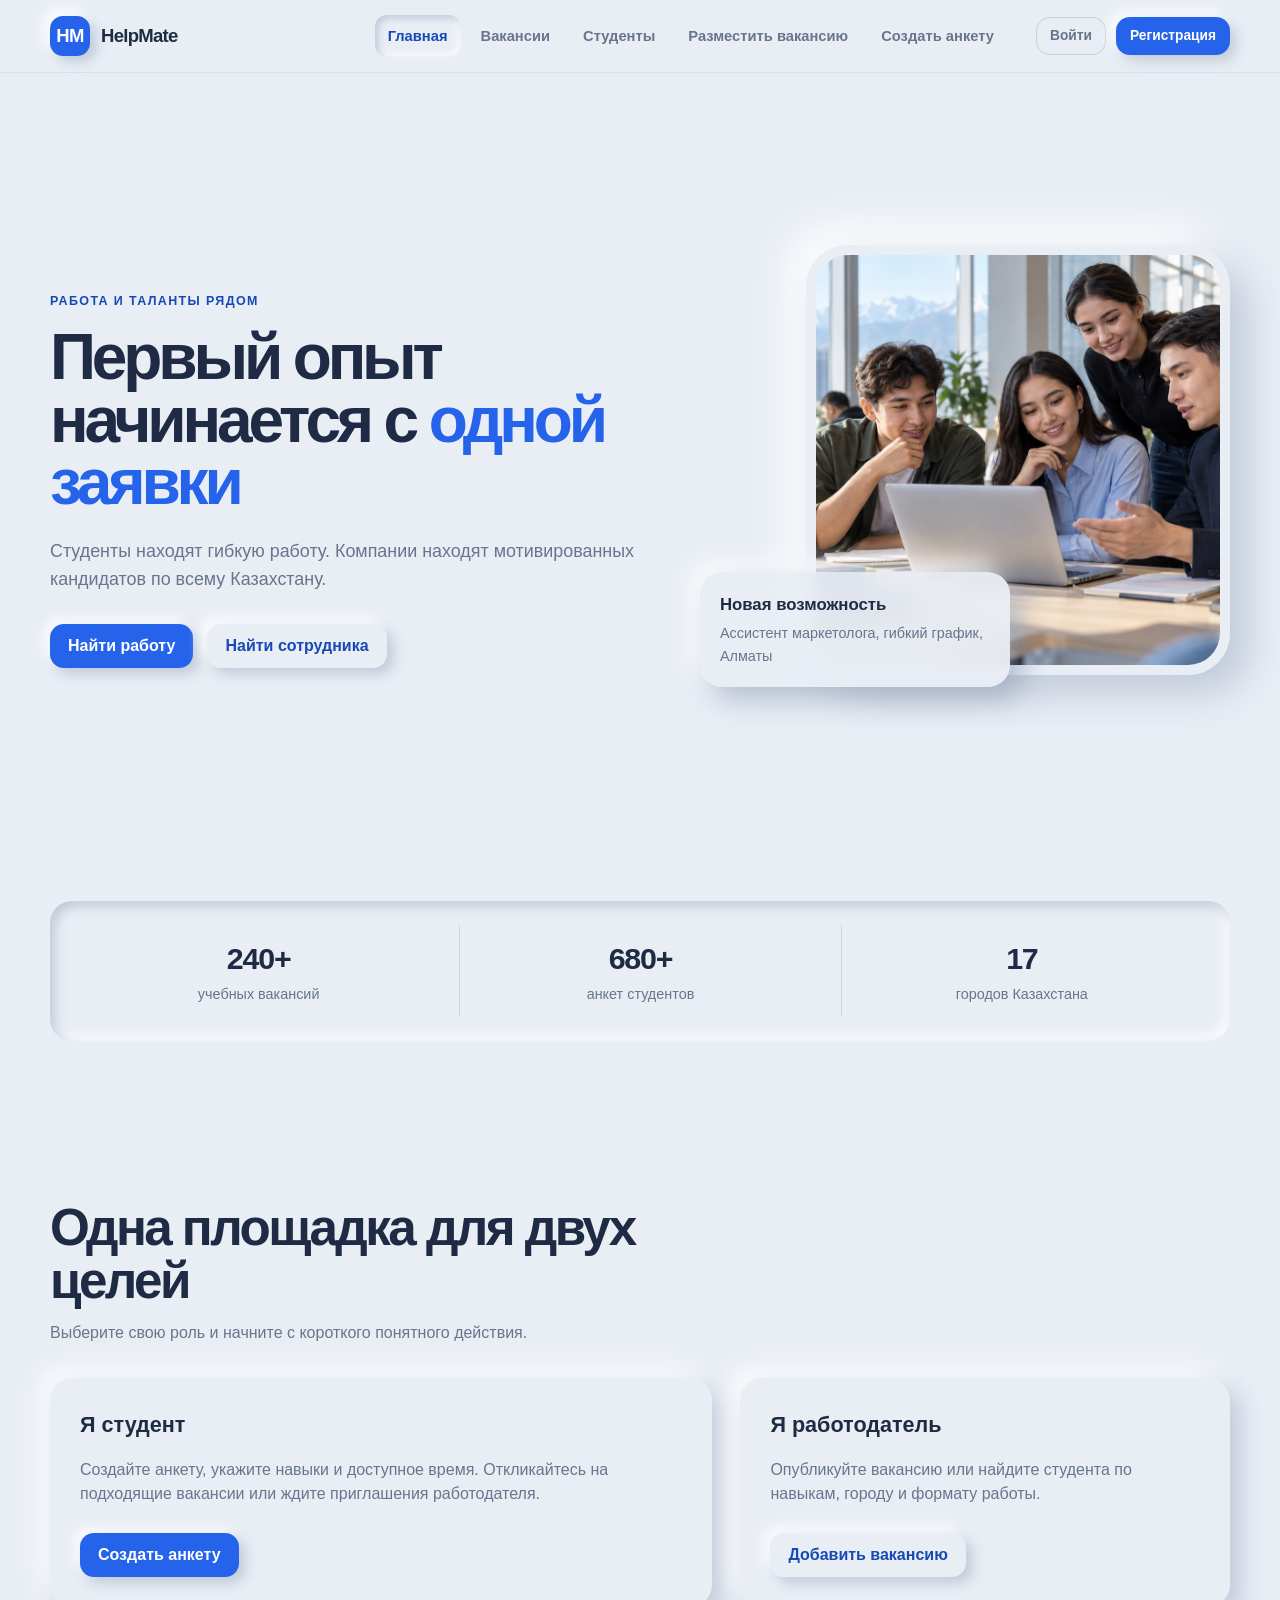
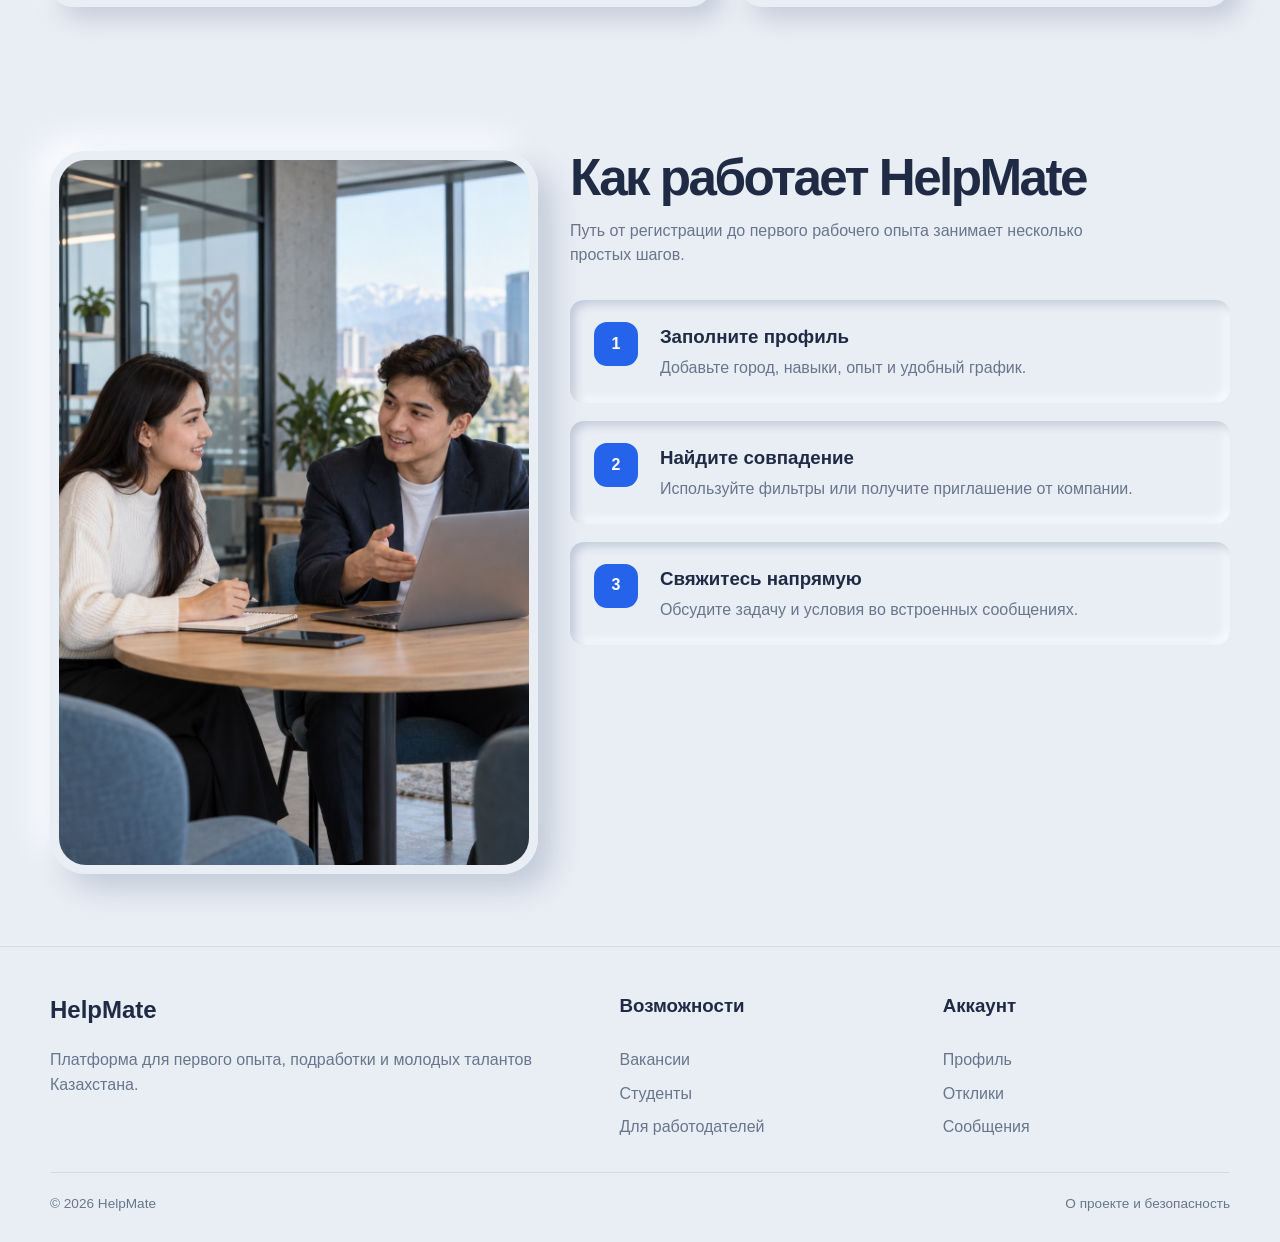
<file: index.html>
<!DOCTYPE html>
<html lang="ru">
<head>
  <meta charset="UTF-8">
  <meta name="viewport" content="width=device-width, initial-scale=1.0">
  <meta name="description" content="HelpMate помогает студентам найти подработку, а работодателям найти молодых специалистов.">
  <title>HelpMate | Работа для студентов</title>
  <link rel="stylesheet" href="style.css">
</head>
<body>
  <!-- Верхняя часть сайта: логотип, меню и ссылки на аккаунт -->
  <a class="skip-link" href="#main">Перейти к содержанию</a>
  <header class="site-header">
    <div class="container nav-shell">
      <a class="brand" href="index.html" aria-label="HelpMate, главная">
        <span class="brand-mark">HM</span>
        <span>HelpMate</span>
      </a>
      <nav class="main-nav" aria-label="Основная навигация">
        <a class="active" href="index.html">Главная</a>
        <a href="jobs.html">Вакансии</a>
        <a href="students.html">Студенты</a>
        <a href="post-job.html">Разместить вакансию</a>
        <a href="post-resume.html">Создать анкету</a>
      </nav>
      <div class="nav-auth">
        <a class="button button-quiet button-small" href="login.html">Войти</a>
        <a class="button button-primary button-small" href="register.html">Регистрация</a>
      </div>
      <details class="mobile-menu">
        <summary class="button button-secondary button-small">Меню</summary>
        <nav class="mobile-panel" aria-label="Мобильная навигация">
          <a href="index.html">Главная</a>
          <a href="jobs.html">Вакансии</a>
          <a href="students.html">Студенты</a>
          <a href="post-job.html">Разместить вакансию</a>
          <a href="post-resume.html">Создать анкету</a>
          <a href="login.html">Войти</a>
          <a href="register.html">Регистрация</a>
        </nav>
      </details>
    </div>
  </header>

  <!-- Основное уникальное содержимое текущей страницы -->
  <main id="main">
    <!-- Первый экран: кратко объясняет идею проекта -->
    <section class="container hero">
      <div>
        <p class="eyebrow">Работа и таланты рядом</p>
        <h1>Первый опыт начинается с <span>одной заявки</span></h1>
        <p class="hero-copy">Студенты находят гибкую работу. Компании находят мотивированных кандидатов по всему Казахстану.</p>
        <div class="hero-actions">
          <a class="button button-primary" href="jobs.html">Найти работу</a>
          <a class="button button-secondary" href="students.html">Найти сотрудника</a>
        </div>
      </div>
      <div class="hero-visual" aria-label="Студенты обсуждают рабочий проект">
        <img class="hero-photo" src="leadmap-students.jpg" alt="Студенты работают вместе за ноутбуком">
        <div class="floating-card">
          <strong>Новая возможность</strong>
          <p>Ассистент маркетолога, гибкий график, Алматы</p>
        </div>
      </div>
    </section>

    <!-- Демонстрационные показатели платформы -->
    <section class="container stat-strip" aria-label="Показатели платформы">
      <div class="stat"><strong>240+</strong><span>учебных вакансий</span></div>
      <div class="stat"><strong>680+</strong><span>анкет студентов</span></div>
      <div class="stat"><strong>17</strong><span>городов Казахстана</span></div>
    </section>

    <!-- Два основных сценария: студент и работодатель -->
    <section class="section">
      <div class="container">
        <div class="section-heading">
          <h2>Одна площадка для двух целей</h2>
          <p>Выберите свою роль и начните с короткого понятного действия.</p>
        </div>
        <div class="role-grid">
          <article class="role-card">
            <h3>Я студент</h3>
            <p>Создайте анкету, укажите навыки и доступное время. Откликайтесь на подходящие вакансии или ждите приглашения работодателя.</p>
            <a class="button button-primary" href="post-resume.html">Создать анкету</a>
          </article>
          <article class="role-card">
            <h3>Я работодатель</h3>
            <p>Опубликуйте вакансию или найдите студента по навыкам, городу и формату работы.</p>
            <a class="button button-secondary" href="post-job.html">Добавить вакансию</a>
          </article>
        </div>
      </div>
    </section>

    <!-- Пошаговое объяснение работы сервиса -->
    <section class="section">
      <div class="container how-grid">
        <img class="how-photo" src="leadmap-interview.jpg" alt="Рабочая встреча в команде">
        <div>
          <div class="section-heading">
            <h2>Как работает HelpMate</h2>
            <p>Путь от регистрации до первого рабочего опыта занимает несколько простых шагов.</p>
          </div>
          <div class="steps">
            <article class="step">
              <span class="step-number">1</span>
              <div><h3>Заполните профиль</h3><p>Добавьте город, навыки, опыт и удобный график.</p></div>
            </article>
            <article class="step">
              <span class="step-number">2</span>
              <div><h3>Найдите совпадение</h3><p>Используйте фильтры или получите приглашение от компании.</p></div>
            </article>
            <article class="step">
              <span class="step-number">3</span>
              <div><h3>Свяжитесь напрямую</h3><p>Обсудите задачу и условия во встроенных сообщениях.</p></div>
            </article>
          </div>
        </div>
      </div>
    </section>
  </main>

  <!-- Нижняя часть сайта с полезными ссылками -->
  <footer class="site-footer">
    <div class="container">
      <div class="footer-grid">
        <div><h2>HelpMate</h2><p>Платформа для первого опыта, подработки и молодых талантов Казахстана.</p></div>
        <div class="footer-links"><h3>Возможности</h3><a href="jobs.html">Вакансии</a><a href="students.html">Студенты</a><a href="post-job.html">Для работодателей</a></div>
        <div class="footer-links"><h3>Аккаунт</h3><a href="profile.html">Профиль</a><a href="applications.html">Отклики</a><a href="messages.html">Сообщения</a></div>
      </div>
      <div class="footer-bottom"><span>© 2026 HelpMate</span><a href="about.html">О проекте и безопасность</a></div>
    </div>
  </footer>
</body>
</html>
</file>
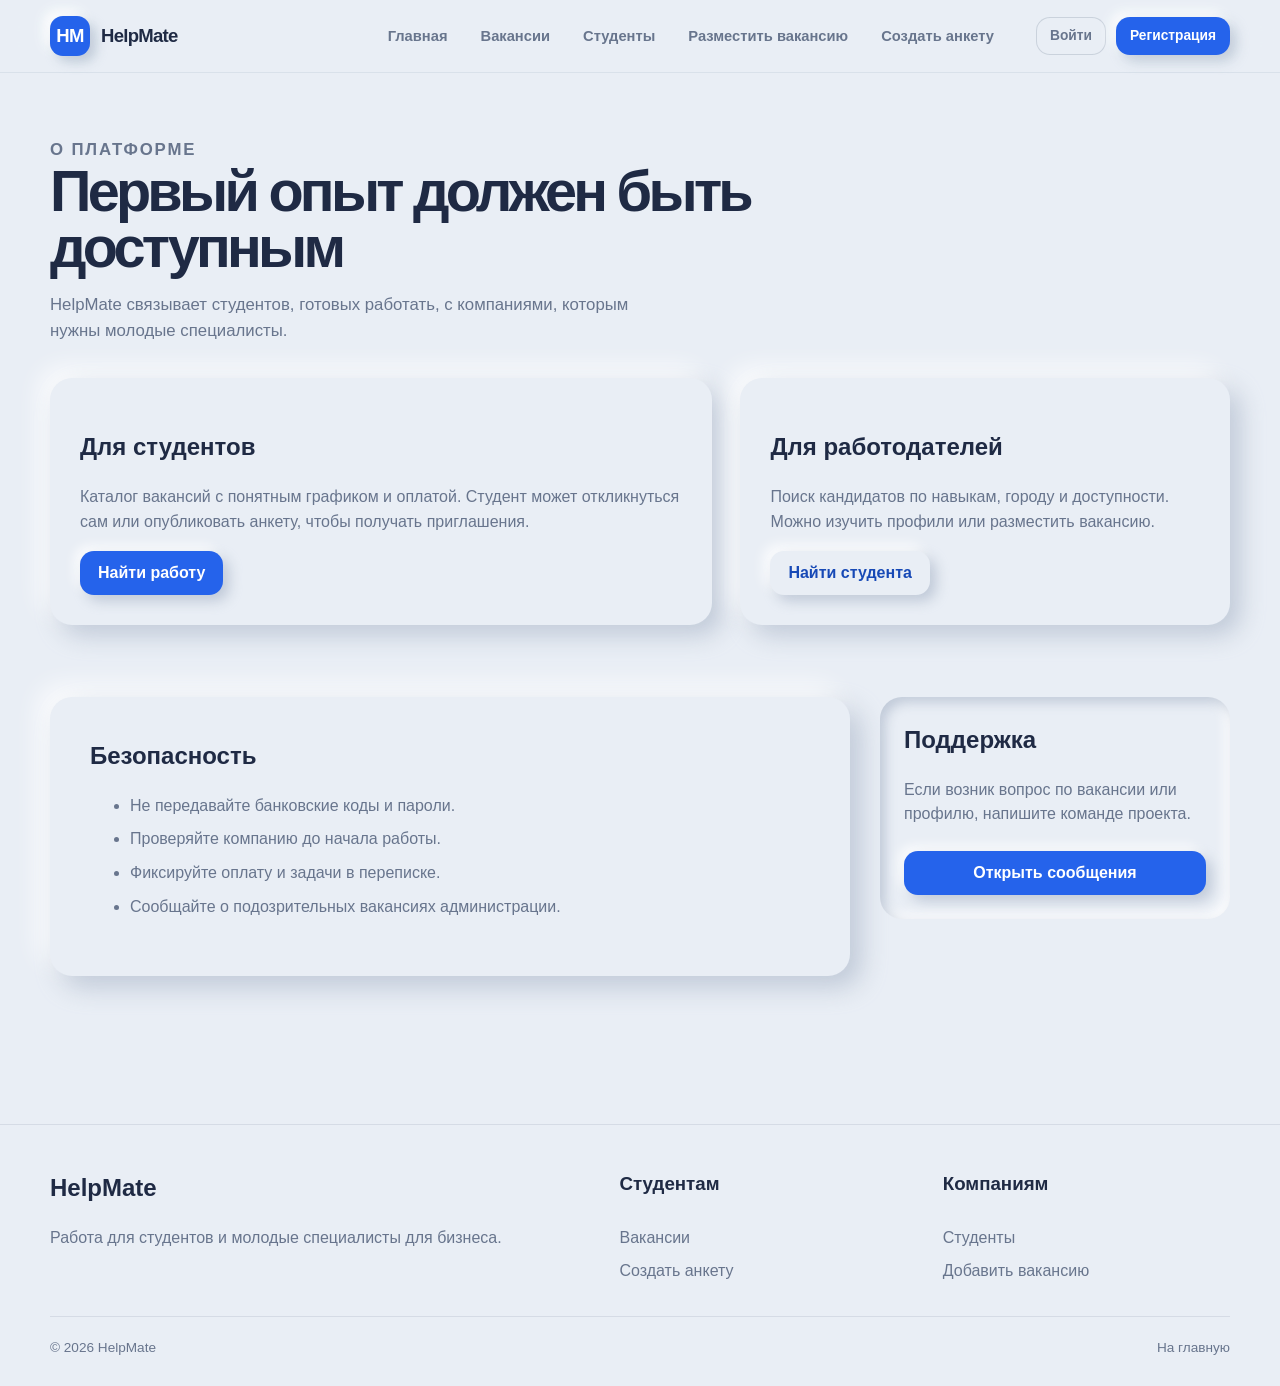
<file: about.html>
<!DOCTYPE html>
<html lang="ru">
<head>
  <meta charset="UTF-8">
  <meta name="viewport" content="width=device-width, initial-scale=1.0">
  <title>О проекте | HelpMate</title>
  <link rel="stylesheet" href="style.css">
</head>
<body>
  <!-- Верхняя часть сайта: логотип, меню и ссылки на аккаунт -->
  <a class="skip-link" href="#main">Перейти к содержанию</a>
  <header class="site-header"><div class="container nav-shell">
    <a class="brand" href="index.html"><span class="brand-mark">HM</span><span>HelpMate</span></a>
    <nav class="main-nav"><a href="index.html">Главная</a><a href="jobs.html">Вакансии</a><a href="students.html">Студенты</a><a href="post-job.html">Разместить вакансию</a><a href="post-resume.html">Создать анкету</a></nav>
    <div class="nav-auth"><a class="button button-quiet button-small" href="login.html">Войти</a><a class="button button-primary button-small" href="register.html">Регистрация</a></div>
    <details class="mobile-menu"><summary class="button button-secondary button-small">Меню</summary><nav class="mobile-panel"><a href="index.html">Главная</a><a href="jobs.html">Вакансии</a><a href="students.html">Студенты</a><a href="login.html">Войти</a></nav></details>
  </div></header>
  <!-- Основное уникальное содержимое текущей страницы -->
  <main id="main" class="page-main">
    <div class="container">
      <header class="page-heading"><p class="eyebrow">О платформе</p><h1>Первый опыт должен быть доступным</h1><p>HelpMate связывает студентов, готовых работать, с компаниями, которым нужны молодые специалисты.</p></header>
      <div class="role-grid">
        <section class="soft-card"><h2>Для студентов</h2><p>Каталог вакансий с понятным графиком и оплатой. Студент может откликнуться сам или опубликовать анкету, чтобы получать приглашения.</p><a class="button button-primary" href="jobs.html">Найти работу</a></section>
        <section class="soft-card"><h2>Для работодателей</h2><p>Поиск кандидатов по навыкам, городу и доступности. Можно изучить профили или разместить вакансию.</p><a class="button button-secondary" href="students.html">Найти студента</a></section>
      </div>
      <section class="section">
        <div class="detail-grid">
          <article class="detail-panel"><h2>Безопасность</h2><ul><li>Не передавайте банковские коды и пароли.</li><li>Проверяйте компанию до начала работы.</li><li>Фиксируйте оплату и задачи в переписке.</li><li>Сообщайте о подозрительных вакансиях администрации.</li></ul></article>
          <aside class="sidebar"><h2>Поддержка</h2><p>Если возник вопрос по вакансии или профилю, напишите команде проекта.</p><a class="button button-primary" href="messages.html">Открыть сообщения</a></aside>
        </div>
      </section>
    </div>
  </main>
  <!-- Нижняя часть сайта с полезными ссылками -->
  <footer class="site-footer"><div class="container"><div class="footer-grid"><div><h2>HelpMate</h2><p>Работа для студентов и молодые специалисты для бизнеса.</p></div><div class="footer-links"><h3>Студентам</h3><a href="jobs.html">Вакансии</a><a href="post-resume.html">Создать анкету</a></div><div class="footer-links"><h3>Компаниям</h3><a href="students.html">Студенты</a><a href="post-job.html">Добавить вакансию</a></div></div><div class="footer-bottom"><span>© 2026 HelpMate</span><a href="index.html">На главную</a></div></div></footer>
</body>
</html>
</file>
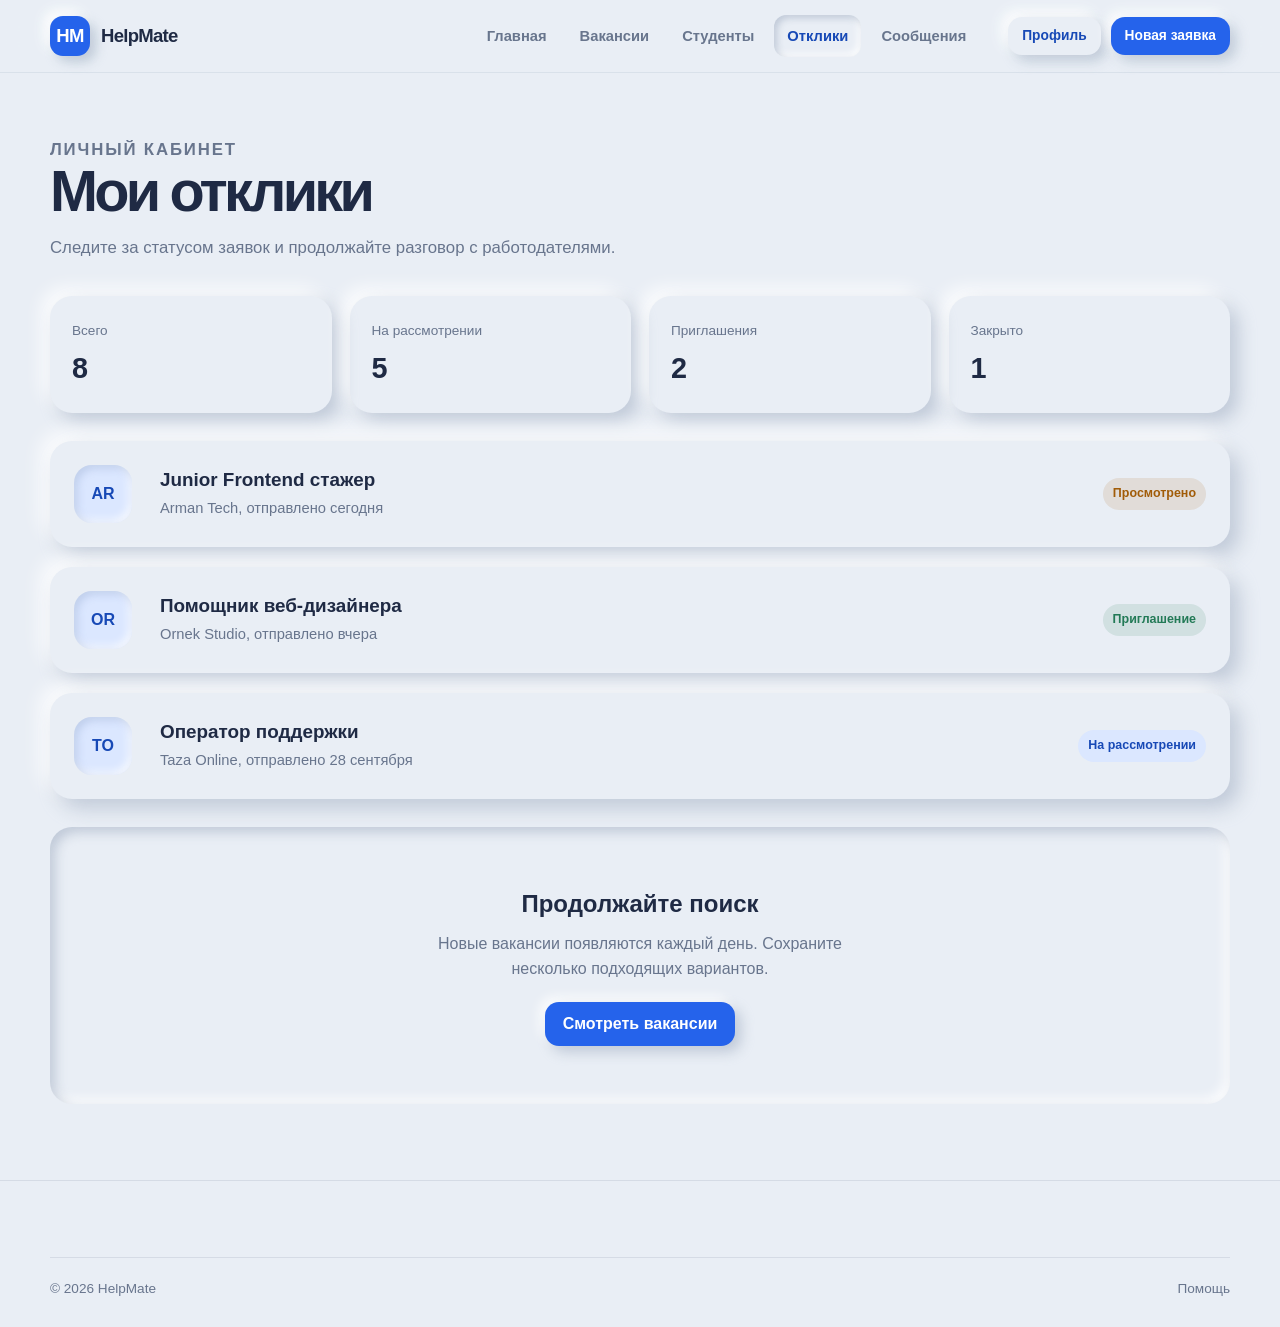
<file: applications.html>
<!DOCTYPE html>
<html lang="ru">
<head>
  <meta charset="UTF-8">
  <meta name="viewport" content="width=device-width, initial-scale=1.0">
  <title>Отклики | HelpMate</title>
  <link rel="stylesheet" href="style.css">
</head>
<body>
  <!-- Верхняя часть сайта: логотип, меню и ссылки на аккаунт -->
  <a class="skip-link" href="#main">Перейти к содержанию</a>
  <header class="site-header"><div class="container nav-shell">
    <a class="brand" href="index.html"><span class="brand-mark">HM</span><span>HelpMate</span></a>
    <nav class="main-nav"><a href="index.html">Главная</a><a href="jobs.html">Вакансии</a><a href="students.html">Студенты</a><a class="active" href="applications.html">Отклики</a><a href="messages.html">Сообщения</a></nav>
    <div class="nav-auth"><a class="button button-secondary button-small" href="profile.html">Профиль</a><a class="button button-primary button-small" href="jobs.html">Новая заявка</a></div>
    <details class="mobile-menu"><summary class="button button-secondary button-small">Меню</summary><nav class="mobile-panel"><a href="jobs.html">Вакансии</a><a href="students.html">Студенты</a><a href="applications.html">Отклики</a><a href="messages.html">Сообщения</a><a href="profile.html">Профиль</a></nav></details>
  </div></header>
  <!-- Основное уникальное содержимое текущей страницы -->
  <main id="main" class="page-main">
    <div class="container">
      <header class="page-heading"><p class="eyebrow">Личный кабинет</p><h1>Мои отклики</h1><p>Следите за статусом заявок и продолжайте разговор с работодателями.</p></header>
      <section class="dashboard-grid" aria-label="Статистика откликов">
        <div class="dashboard-stat"><span>Всего</span><strong>8</strong></div><div class="dashboard-stat"><span>На рассмотрении</span><strong>5</strong></div><div class="dashboard-stat"><span>Приглашения</span><strong>2</strong></div><div class="dashboard-stat"><span>Закрыто</span><strong>1</strong></div>
      </section>
      <section class="card-list">
        <article class="application-card"><div class="company-logo">AR</div><div><h2 class="card-title">Junior Frontend стажер</h2><p class="card-subtitle">Arman Tech, отправлено сегодня</p></div><span class="status status-warning">Просмотрено</span></article>
        <article class="application-card"><div class="company-logo">OR</div><div><h2 class="card-title">Помощник веб-дизайнера</h2><p class="card-subtitle">Ornek Studio, отправлено вчера</p></div><span class="status status-success">Приглашение</span></article>
        <article class="application-card"><div class="company-logo">TO</div><div><h2 class="card-title">Оператор поддержки</h2><p class="card-subtitle">Taza Online, отправлено 28 сентября</p></div><span class="status">На рассмотрении</span></article>
      </section>
      <div class="empty-state space-top"><h2>Продолжайте поиск</h2><p>Новые вакансии появляются каждый день. Сохраните несколько подходящих вариантов.</p><a class="button button-primary" href="jobs.html">Смотреть вакансии</a></div>
    </div>
  </main>
  <!-- Нижняя часть сайта с полезными ссылками -->
  <footer class="site-footer"><div class="container"><div class="footer-bottom"><span>© 2026 HelpMate</span><a href="about.html">Помощь</a></div></div></footer>
</body>
</html>
</file>
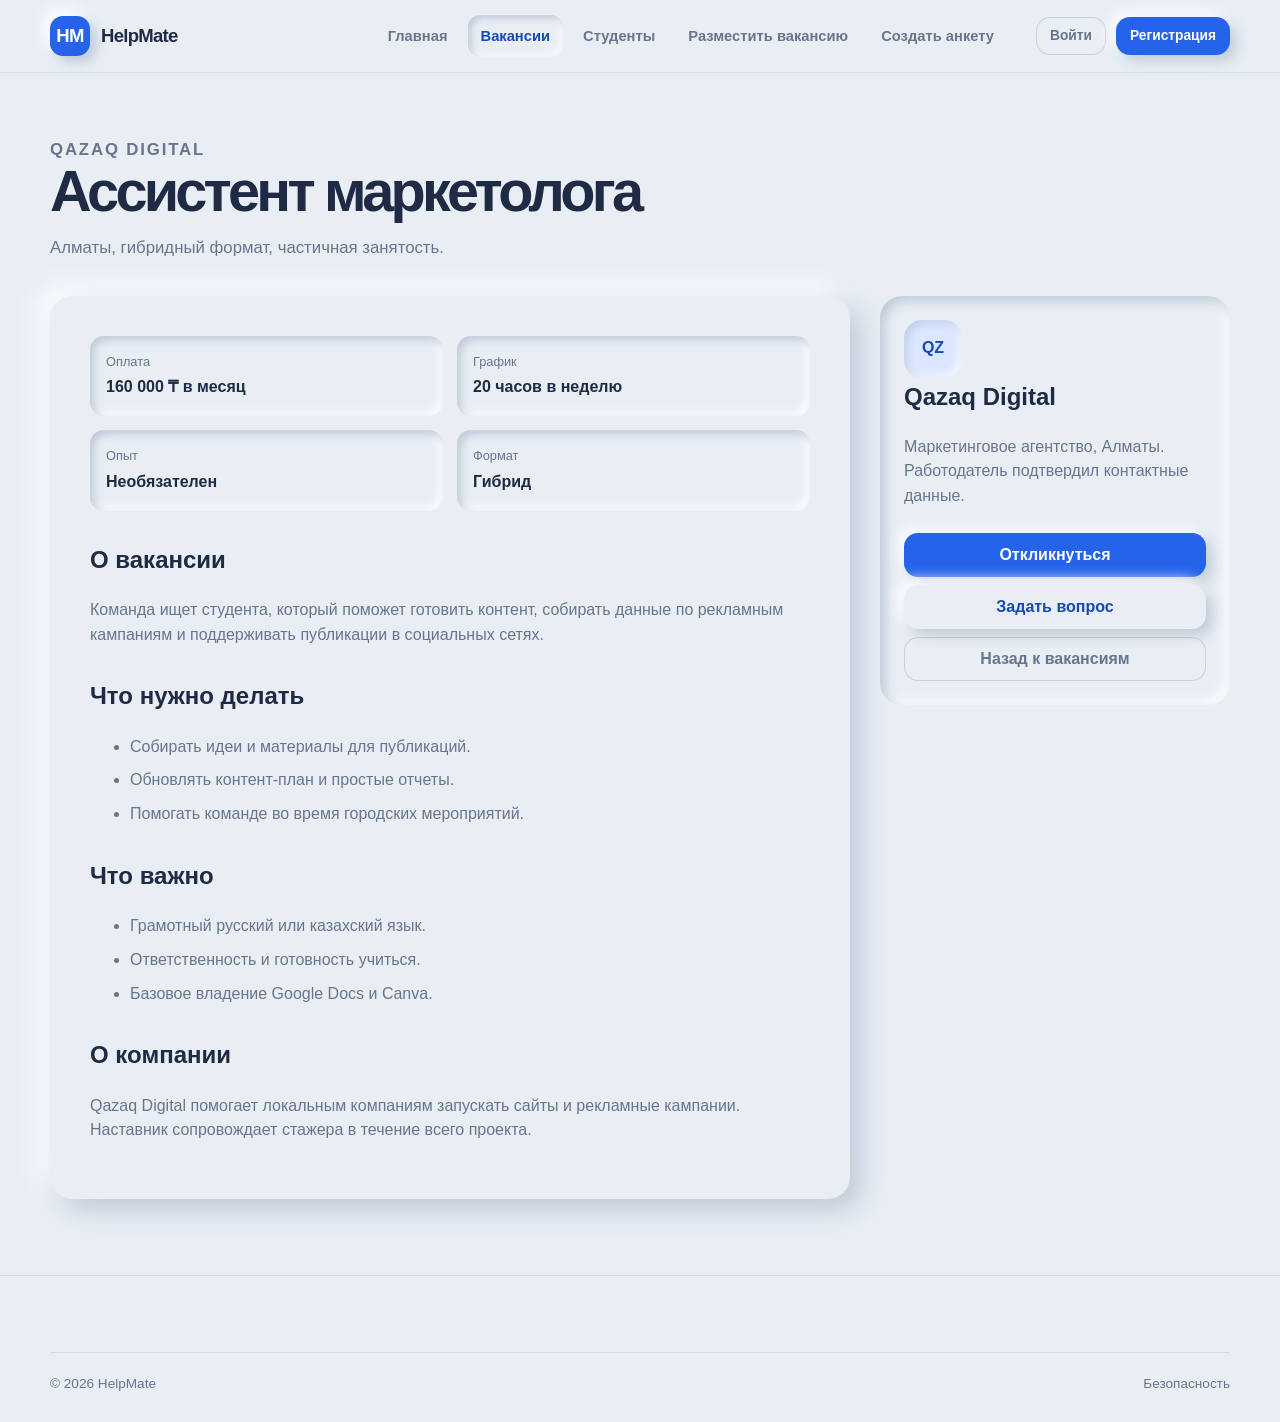
<file: job-details.html>
<!DOCTYPE html>
<html lang="ru">
<head>
  <meta charset="UTF-8">
  <meta name="viewport" content="width=device-width, initial-scale=1.0">
  <title>Ассистент маркетолога | HelpMate</title>
  <link rel="stylesheet" href="style.css">
</head>
<body>
  <!-- Верхняя часть сайта: логотип, меню и ссылки на аккаунт -->
  <a class="skip-link" href="#main">Перейти к содержанию</a>
  <header class="site-header"><div class="container nav-shell">
    <a class="brand" href="index.html"><span class="brand-mark">HM</span><span>HelpMate</span></a>
    <nav class="main-nav"><a href="index.html">Главная</a><a class="active" href="jobs.html">Вакансии</a><a href="students.html">Студенты</a><a href="post-job.html">Разместить вакансию</a><a href="post-resume.html">Создать анкету</a></nav>
    <div class="nav-auth"><a class="button button-quiet button-small" href="login.html">Войти</a><a class="button button-primary button-small" href="register.html">Регистрация</a></div>
    <details class="mobile-menu"><summary class="button button-secondary button-small">Меню</summary><nav class="mobile-panel"><a href="index.html">Главная</a><a href="jobs.html">Вакансии</a><a href="students.html">Студенты</a><a href="profile.html">Профиль</a></nav></details>
  </div></header>

  <!-- Основное уникальное содержимое текущей страницы -->
  <main id="main" class="page-main">
    <div class="container">
      <header class="page-heading"><p class="eyebrow">Qazaq Digital</p><h1>Ассистент маркетолога</h1><p>Алматы, гибридный формат, частичная занятость.</p></header>
      <div class="detail-grid">
        <article class="detail-panel">
          <div class="meta-grid">
            <div class="meta-box"><span>Оплата</span><strong>160 000 ₸ в месяц</strong></div>
            <div class="meta-box"><span>График</span><strong>20 часов в неделю</strong></div>
            <div class="meta-box"><span>Опыт</span><strong>Необязателен</strong></div>
            <div class="meta-box"><span>Формат</span><strong>Гибрид</strong></div>
          </div>
          <h2>О вакансии</h2>
          <p>Команда ищет студента, который поможет готовить контент, собирать данные по рекламным кампаниям и поддерживать публикации в социальных сетях.</p>
          <h2>Что нужно делать</h2>
          <ul><li>Собирать идеи и материалы для публикаций.</li><li>Обновлять контент-план и простые отчеты.</li><li>Помогать команде во время городских мероприятий.</li></ul>
          <h2>Что важно</h2>
          <ul><li>Грамотный русский или казахский язык.</li><li>Ответственность и готовность учиться.</li><li>Базовое владение Google Docs и Canva.</li></ul>
          <h2>О компании</h2>
          <p>Qazaq Digital помогает локальным компаниям запускать сайты и рекламные кампании. Наставник сопровождает стажера в течение всего проекта.</p>
        </article>
        <aside class="sidebar">
          <div class="company-logo">QZ</div>
          <h2>Qazaq Digital</h2>
          <p>Маркетинговое агентство, Алматы. Работодатель подтвердил контактные данные.</p>
          <a class="button button-primary" href="applications.html">Откликнуться</a>
          <a class="button button-secondary" href="messages.html">Задать вопрос</a>
          <a class="button button-quiet" href="jobs.html">Назад к вакансиям</a>
        </aside>
      </div>
    </div>
  </main>
  <!-- Нижняя часть сайта с полезными ссылками -->
  <footer class="site-footer"><div class="container"><div class="footer-bottom"><span>© 2026 HelpMate</span><a href="about.html">Безопасность</a></div></div></footer>
</body>
</html>
</file>
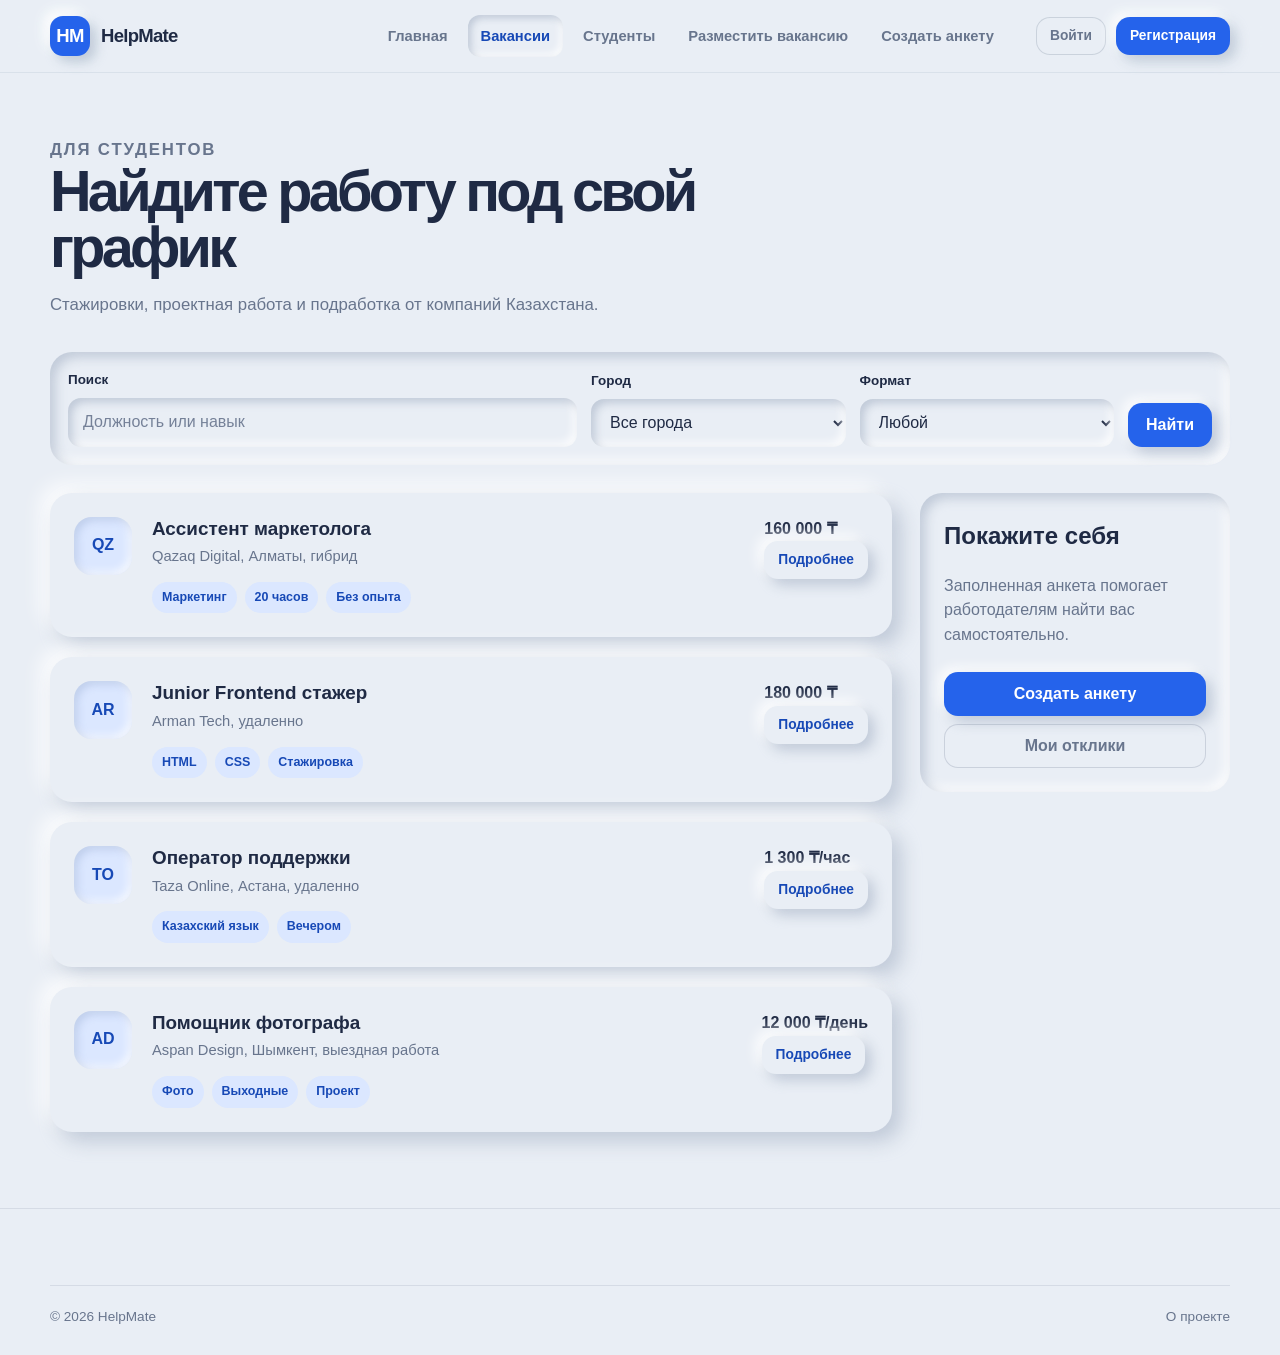
<file: jobs.html>
<!DOCTYPE html>
<html lang="ru">
<head>
  <meta charset="UTF-8">
  <meta name="viewport" content="width=device-width, initial-scale=1.0">
  <meta name="description" content="Вакансии и подработка для студентов Казахстана.">
  <title>Вакансии | HelpMate</title>
  <link rel="stylesheet" href="style.css">
</head>
<body>
  <!-- Верхняя часть сайта: логотип, меню и ссылки на аккаунт -->
  <a class="skip-link" href="#main">Перейти к содержанию</a>
  <header class="site-header"><div class="container nav-shell">
    <a class="brand" href="index.html"><span class="brand-mark">HM</span><span>HelpMate</span></a>
    <nav class="main-nav" aria-label="Основная навигация"><a href="index.html">Главная</a><a class="active" href="jobs.html">Вакансии</a><a href="students.html">Студенты</a><a href="post-job.html">Разместить вакансию</a><a href="post-resume.html">Создать анкету</a></nav>
    <div class="nav-auth"><a class="button button-quiet button-small" href="login.html">Войти</a><a class="button button-primary button-small" href="register.html">Регистрация</a></div>
    <details class="mobile-menu"><summary class="button button-secondary button-small">Меню</summary><nav class="mobile-panel"><a href="index.html">Главная</a><a href="jobs.html">Вакансии</a><a href="students.html">Студенты</a><a href="post-job.html">Разместить вакансию</a><a href="profile.html">Профиль</a></nav></details>
  </div></header>

  <!-- Основное уникальное содержимое текущей страницы -->
  <main id="main" class="page-main">
    <div class="container">
      <header class="page-heading"><p class="eyebrow">Для студентов</p><h1>Найдите работу под свой график</h1><p>Стажировки, проектная работа и подработка от компаний Казахстана.</p></header>
      <!-- Форма собирает данные пользователя; в прототипе сервер не подключен -->
      <form class="toolbar" action="jobs.html">
        <div class="field"><label for="search">Поиск</label><input class="input" id="search" type="search" placeholder="Должность или навык"></div>
        <div class="field"><label for="city">Город</label><select class="select" id="city"><option>Все города</option><option>Алматы</option><option>Астана</option><option>Шымкент</option></select></div>
        <div class="field"><label for="format">Формат</label><select class="select" id="format"><option>Любой</option><option>Удаленно</option><option>В офисе</option><option>Гибрид</option></select></div>
        <button class="button button-primary" type="submit">Найти</button>
      </form>

      <div class="content-layout">
        <section class="card-list" aria-label="Список вакансий">
          <article class="job-card">
            <div class="company-logo">QZ</div>
            <div><h2 class="card-title"><a href="job-details.html">Ассистент маркетолога</a></h2><p class="card-subtitle">Qazaq Digital, Алматы, гибрид</p><div class="tag-row"><span class="tag">Маркетинг</span><span class="tag">20 часов</span><span class="tag">Без опыта</span></div></div>
            <div><div class="price">160 000 ₸</div><a class="button button-secondary button-small" href="job-details.html">Подробнее</a></div>
          </article>
          <article class="job-card">
            <div class="company-logo">AR</div>
            <div><h2 class="card-title"><a href="job-details.html">Junior Frontend стажер</a></h2><p class="card-subtitle">Arman Tech, удаленно</p><div class="tag-row"><span class="tag">HTML</span><span class="tag">CSS</span><span class="tag">Стажировка</span></div></div>
            <div><div class="price">180 000 ₸</div><a class="button button-secondary button-small" href="job-details.html">Подробнее</a></div>
          </article>
          <article class="job-card">
            <div class="company-logo">TO</div>
            <div><h2 class="card-title"><a href="job-details.html">Оператор поддержки</a></h2><p class="card-subtitle">Taza Online, Астана, удаленно</p><div class="tag-row"><span class="tag">Казахский язык</span><span class="tag">Вечером</span></div></div>
            <div><div class="price">1 300 ₸/час</div><a class="button button-secondary button-small" href="job-details.html">Подробнее</a></div>
          </article>
          <article class="job-card">
            <div class="company-logo">AD</div>
            <div><h2 class="card-title"><a href="job-details.html">Помощник фотографа</a></h2><p class="card-subtitle">Aspan Design, Шымкент, выездная работа</p><div class="tag-row"><span class="tag">Фото</span><span class="tag">Выходные</span><span class="tag">Проект</span></div></div>
            <div><div class="price">12 000 ₸/день</div><a class="button button-secondary button-small" href="job-details.html">Подробнее</a></div>
          </article>
        </section>
        <aside class="sidebar"><h2>Покажите себя</h2><p>Заполненная анкета помогает работодателям найти вас самостоятельно.</p><a class="button button-primary" href="post-resume.html">Создать анкету</a><a class="button button-quiet" href="applications.html">Мои отклики</a></aside>
      </div>
    </div>
  </main>

  <!-- Нижняя часть сайта с полезными ссылками -->
  <footer class="site-footer"><div class="container"><div class="footer-bottom"><span>© 2026 HelpMate</span><a href="about.html">О проекте</a></div></div></footer>
</body>
</html>
</file>
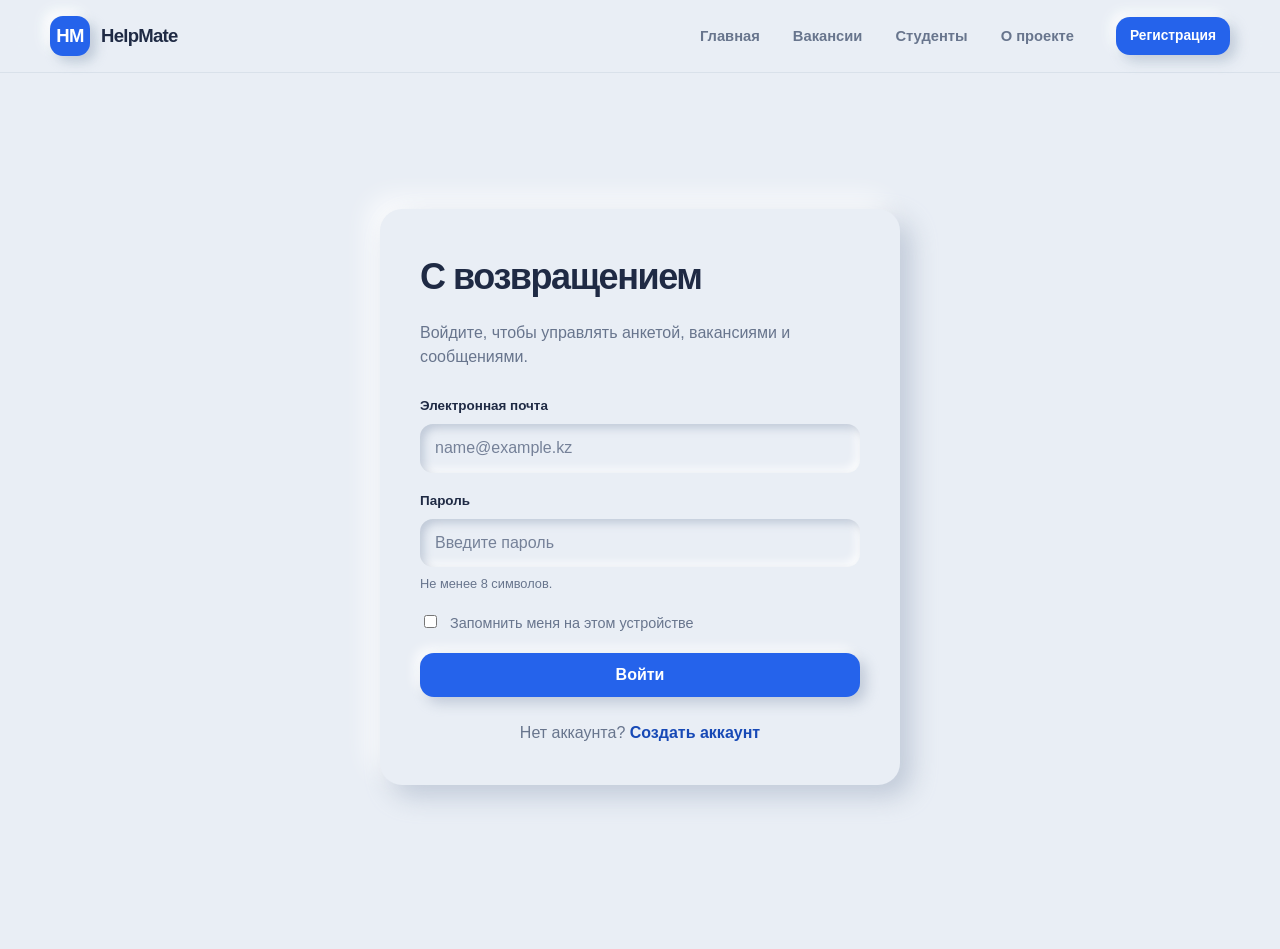
<file: login.html>
<!DOCTYPE html>
<html lang="ru">
<head>
  <meta charset="UTF-8">
  <meta name="viewport" content="width=device-width, initial-scale=1.0">
  <title>Вход | HelpMate</title>
  <link rel="stylesheet" href="style.css">
</head>
<body>
  <!-- Верхняя часть сайта: логотип, меню и ссылки на аккаунт -->
  <a class="skip-link" href="#main">Перейти к содержанию</a>
  <header class="site-header"><div class="container nav-shell">
    <a class="brand" href="index.html"><span class="brand-mark">HM</span><span>HelpMate</span></a>
    <nav class="main-nav"><a href="index.html">Главная</a><a href="jobs.html">Вакансии</a><a href="students.html">Студенты</a><a href="about.html">О проекте</a></nav>
    <div class="nav-auth"><a class="button button-primary button-small" href="register.html">Регистрация</a></div>
    <details class="mobile-menu"><summary class="button button-secondary button-small">Меню</summary><nav class="mobile-panel"><a href="index.html">Главная</a><a href="jobs.html">Вакансии</a><a href="students.html">Студенты</a><a href="register.html">Регистрация</a></nav></details>
  </div></header>
  <!-- Основное уникальное содержимое текущей страницы -->
  <main id="main" class="page-main">
    <div class="container auth-shell">
      <section class="auth-card">
        <h1>С возвращением</h1>
        <p>Войдите, чтобы управлять анкетой, вакансиями и сообщениями.</p>
        <form class="auth-form" action="profile.html">
          <div class="field"><label for="email">Электронная почта</label><input class="input" id="email" type="email" placeholder="name@example.kz" autocomplete="email" required></div>
          <div class="field"><label for="password">Пароль</label><input class="input" id="password" type="password" placeholder="Введите пароль" autocomplete="current-password" required><small>Не менее 8 символов.</small></div>
          <label class="checkbox-row"><input type="checkbox">Запомнить меня на этом устройстве</label>
          <button class="button button-primary" type="submit">Войти</button>
        </form>
        <p class="auth-footer">Нет аккаунта? <a href="register.html">Создать аккаунт</a></p>
      </section>
    </div>
  </main>
</body>
</html>
</file>
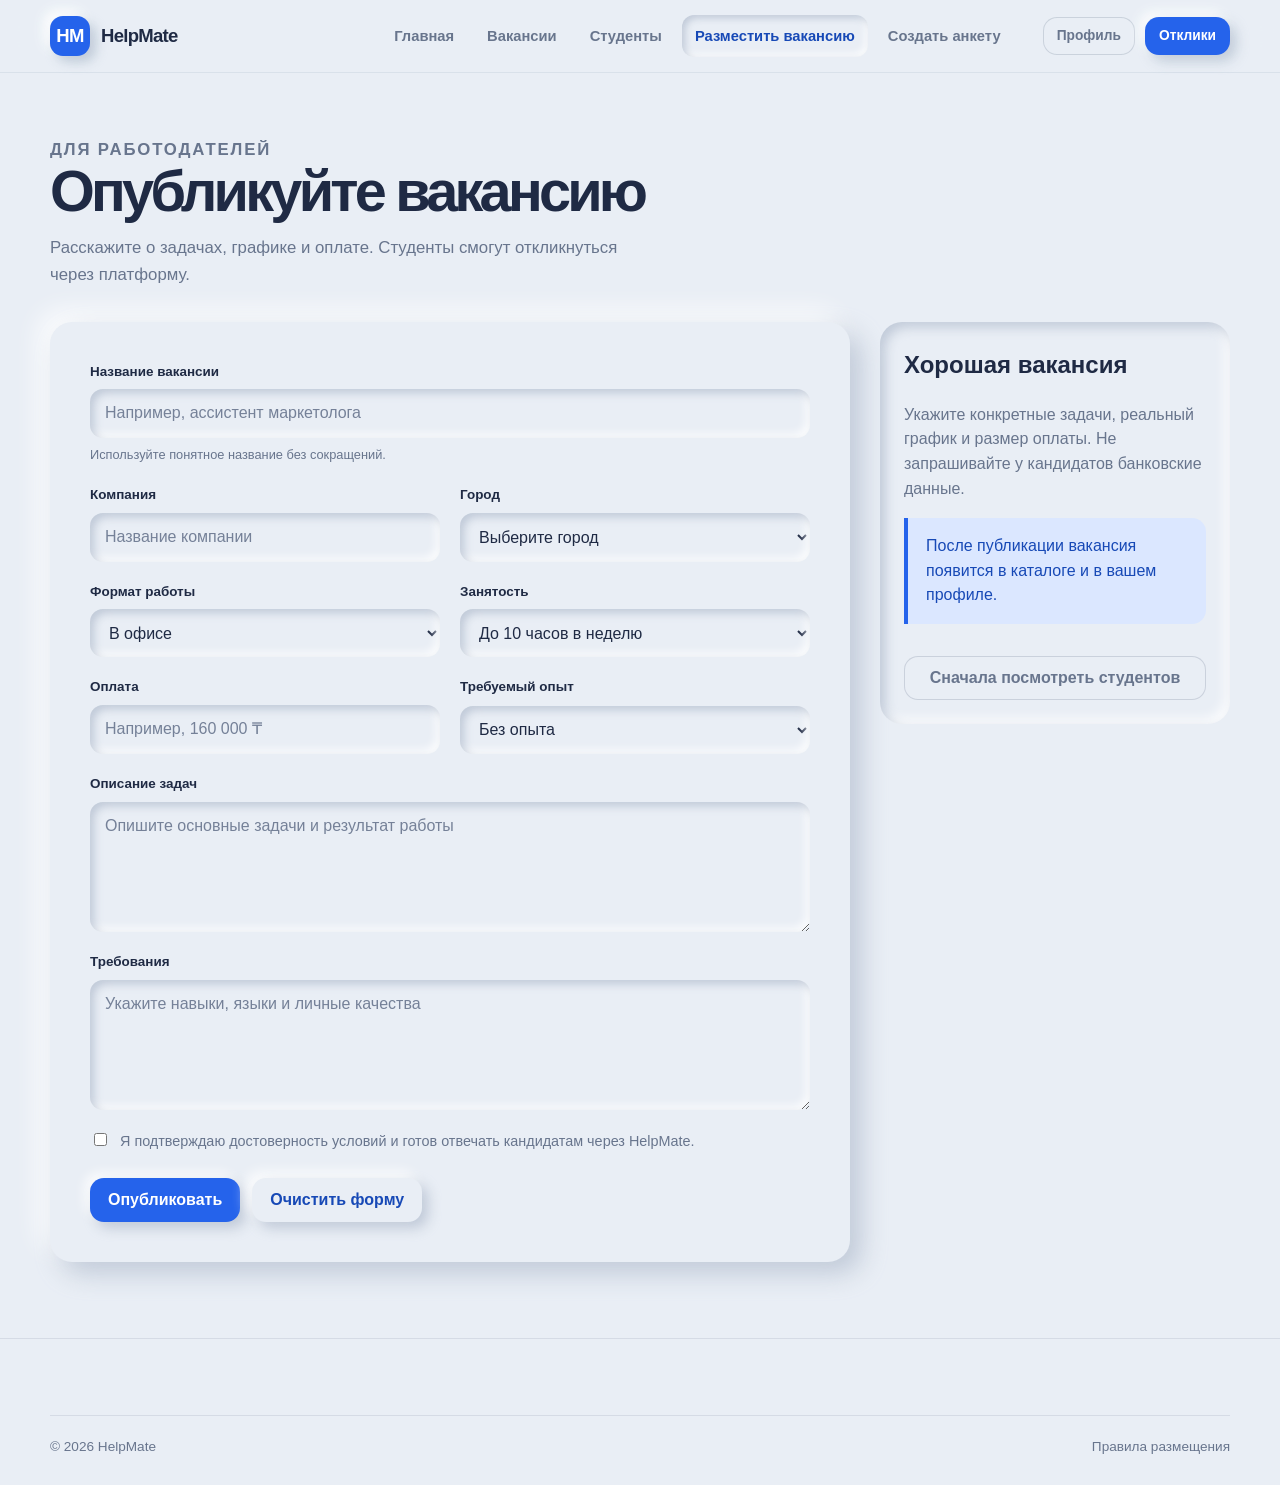
<file: post-job.html>
<!DOCTYPE html>
<html lang="ru">
<head>
  <meta charset="UTF-8">
  <meta name="viewport" content="width=device-width, initial-scale=1.0">
  <title>Разместить вакансию | HelpMate</title>
  <link rel="stylesheet" href="style.css">
</head>
<body>
  <!-- Верхняя часть сайта: логотип, меню и ссылки на аккаунт -->
  <a class="skip-link" href="#main">Перейти к содержанию</a>
  <header class="site-header"><div class="container nav-shell">
    <a class="brand" href="index.html"><span class="brand-mark">HM</span><span>HelpMate</span></a>
    <nav class="main-nav"><a href="index.html">Главная</a><a href="jobs.html">Вакансии</a><a href="students.html">Студенты</a><a class="active" href="post-job.html">Разместить вакансию</a><a href="post-resume.html">Создать анкету</a></nav>
    <div class="nav-auth"><a class="button button-quiet button-small" href="profile.html">Профиль</a><a class="button button-primary button-small" href="applications.html">Отклики</a></div>
    <details class="mobile-menu"><summary class="button button-secondary button-small">Меню</summary><nav class="mobile-panel"><a href="index.html">Главная</a><a href="jobs.html">Вакансии</a><a href="students.html">Студенты</a><a href="profile.html">Профиль</a></nav></details>
  </div></header>
  <!-- Основное уникальное содержимое текущей страницы -->
  <main id="main" class="page-main">
    <div class="container">
      <header class="page-heading"><p class="eyebrow">Для работодателей</p><h1>Опубликуйте вакансию</h1><p>Расскажите о задачах, графике и оплате. Студенты смогут откликнуться через платформу.</p></header>
      <div class="detail-grid">
        <form class="form-panel" action="applications.html">
          <div class="form-grid">
            <div class="field field-full"><label for="title">Название вакансии</label><input class="input" id="title" type="text" placeholder="Например, ассистент маркетолога" required><small>Используйте понятное название без сокращений.</small></div>
            <div class="field"><label for="company">Компания</label><input class="input" id="company" type="text" placeholder="Название компании" required></div>
            <div class="field"><label for="city">Город</label><select class="select" id="city" required><option value="">Выберите город</option><option>Алматы</option><option>Астана</option><option>Шымкент</option><option>Удаленно</option></select></div>
            <div class="field"><label for="format">Формат работы</label><select class="select" id="format"><option>В офисе</option><option>Гибрид</option><option>Удаленно</option></select></div>
            <div class="field"><label for="hours">Занятость</label><select class="select" id="hours"><option>До 10 часов в неделю</option><option>10-20 часов в неделю</option><option>20-30 часов в неделю</option><option>Полный день</option></select></div>
            <div class="field"><label for="salary">Оплата</label><input class="input" id="salary" type="text" placeholder="Например, 160 000 ₸"></div>
            <div class="field"><label for="experience">Требуемый опыт</label><select class="select" id="experience"><option>Без опыта</option><option>Учебные проекты</option><option>От 6 месяцев</option></select></div>
            <div class="field field-full"><label for="description">Описание задач</label><textarea class="textarea" id="description" placeholder="Опишите основные задачи и результат работы" required></textarea></div>
            <div class="field field-full"><label for="requirements">Требования</label><textarea class="textarea" id="requirements" placeholder="Укажите навыки, языки и личные качества"></textarea></div>
            <label class="checkbox-row field-full"><input type="checkbox" required>Я подтверждаю достоверность условий и готов отвечать кандидатам через HelpMate.</label>
          </div>
          <div class="form-actions"><button class="button button-primary" type="submit">Опубликовать</button><button class="button button-secondary" type="reset">Очистить форму</button></div>
        </form>
        <aside class="sidebar"><h2>Хорошая вакансия</h2><p>Укажите конкретные задачи, реальный график и размер оплаты. Не запрашивайте у кандидатов банковские данные.</p><div class="alert">После публикации вакансия появится в каталоге и в вашем профиле.</div><a class="button button-quiet" href="students.html">Сначала посмотреть студентов</a></aside>
      </div>
    </div>
  </main>
  <!-- Нижняя часть сайта с полезными ссылками -->
  <footer class="site-footer"><div class="container"><div class="footer-bottom"><span>© 2026 HelpMate</span><a href="about.html">Правила размещения</a></div></div></footer>
</body>
</html>
</file>
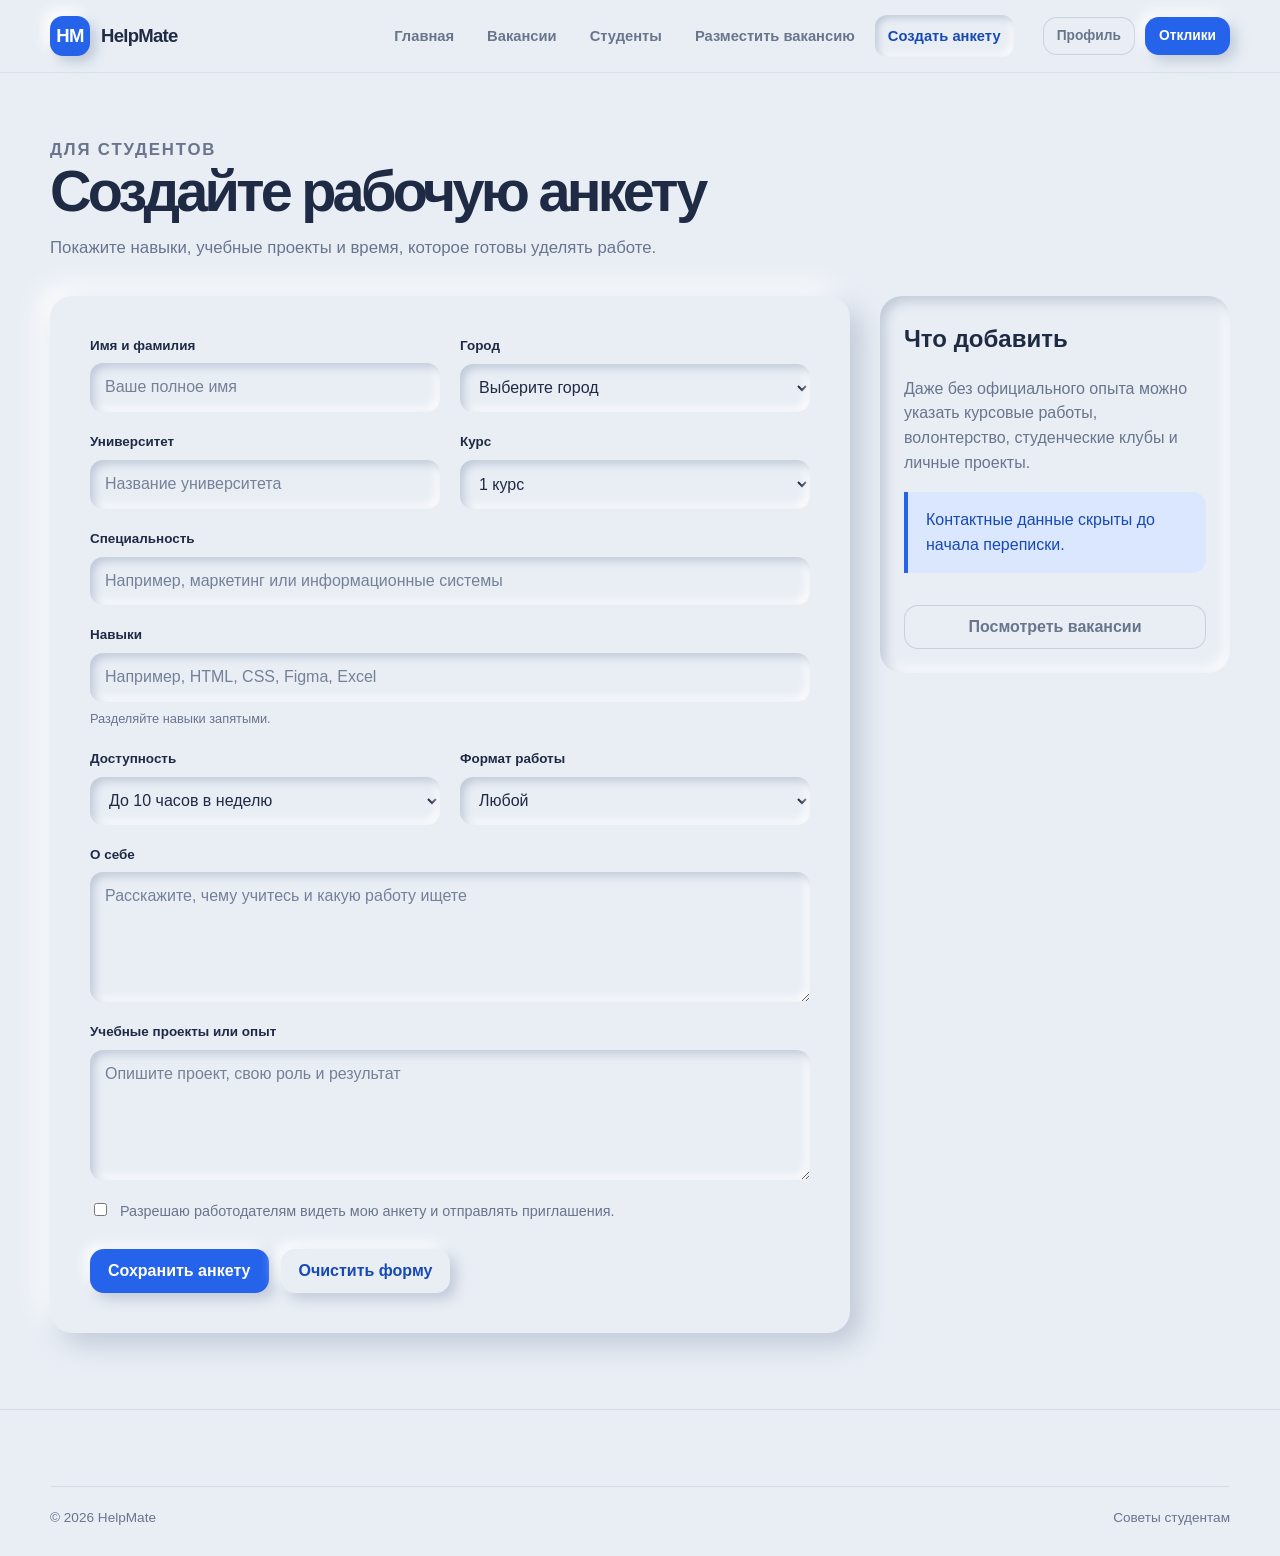
<file: post-resume.html>
<!DOCTYPE html>
<html lang="ru">
<head>
  <meta charset="UTF-8">
  <meta name="viewport" content="width=device-width, initial-scale=1.0">
  <title>Создать анкету | HelpMate</title>
  <link rel="stylesheet" href="style.css">
</head>
<body>
  <!-- Верхняя часть сайта: логотип, меню и ссылки на аккаунт -->
  <a class="skip-link" href="#main">Перейти к содержанию</a>
  <header class="site-header"><div class="container nav-shell">
    <a class="brand" href="index.html"><span class="brand-mark">HM</span><span>HelpMate</span></a>
    <nav class="main-nav"><a href="index.html">Главная</a><a href="jobs.html">Вакансии</a><a href="students.html">Студенты</a><a href="post-job.html">Разместить вакансию</a><a class="active" href="post-resume.html">Создать анкету</a></nav>
    <div class="nav-auth"><a class="button button-quiet button-small" href="profile.html">Профиль</a><a class="button button-primary button-small" href="applications.html">Отклики</a></div>
    <details class="mobile-menu"><summary class="button button-secondary button-small">Меню</summary><nav class="mobile-panel"><a href="index.html">Главная</a><a href="jobs.html">Вакансии</a><a href="students.html">Студенты</a><a href="profile.html">Профиль</a></nav></details>
  </div></header>
  <!-- Основное уникальное содержимое текущей страницы -->
  <main id="main" class="page-main">
    <div class="container">
      <header class="page-heading"><p class="eyebrow">Для студентов</p><h1>Создайте рабочую анкету</h1><p>Покажите навыки, учебные проекты и время, которое готовы уделять работе.</p></header>
      <div class="detail-grid">
        <form class="form-panel" action="profile.html">
          <div class="form-grid">
            <div class="field"><label for="name">Имя и фамилия</label><input class="input" id="name" type="text" placeholder="Ваше полное имя" required></div>
            <div class="field"><label for="city">Город</label><select class="select" id="city" required><option value="">Выберите город</option><option>Алматы</option><option>Астана</option><option>Шымкент</option><option>Караганда</option></select></div>
            <div class="field"><label for="university">Университет</label><input class="input" id="university" type="text" placeholder="Название университета"></div>
            <div class="field"><label for="course">Курс</label><select class="select" id="course"><option>1 курс</option><option>2 курс</option><option>3 курс</option><option>4 курс</option><option>Магистратура</option></select></div>
            <div class="field field-full"><label for="speciality">Специальность</label><input class="input" id="speciality" type="text" placeholder="Например, маркетинг или информационные системы"></div>
            <div class="field field-full"><label for="skills">Навыки</label><input class="input" id="skills" type="text" placeholder="Например, HTML, CSS, Figma, Excel"><small>Разделяйте навыки запятыми.</small></div>
            <div class="field"><label for="hours">Доступность</label><select class="select" id="hours"><option>До 10 часов в неделю</option><option>10-20 часов в неделю</option><option>20-30 часов в неделю</option></select></div>
            <div class="field"><label for="format">Формат работы</label><select class="select" id="format"><option>Любой</option><option>Удаленно</option><option>В офисе</option><option>Гибрид</option></select></div>
            <div class="field field-full"><label for="about">О себе</label><textarea class="textarea" id="about" placeholder="Расскажите, чему учитесь и какую работу ищете" required></textarea></div>
            <div class="field field-full"><label for="projects">Учебные проекты или опыт</label><textarea class="textarea" id="projects" placeholder="Опишите проект, свою роль и результат"></textarea></div>
            <label class="checkbox-row field-full"><input type="checkbox" required>Разрешаю работодателям видеть мою анкету и отправлять приглашения.</label>
          </div>
          <div class="form-actions"><button class="button button-primary" type="submit">Сохранить анкету</button><button class="button button-secondary" type="reset">Очистить форму</button></div>
        </form>
        <aside class="sidebar"><h2>Что добавить</h2><p>Даже без официального опыта можно указать курсовые работы, волонтерство, студенческие клубы и личные проекты.</p><div class="alert">Контактные данные скрыты до начала переписки.</div><a class="button button-quiet" href="jobs.html">Посмотреть вакансии</a></aside>
      </div>
    </div>
  </main>
  <!-- Нижняя часть сайта с полезными ссылками -->
  <footer class="site-footer"><div class="container"><div class="footer-bottom"><span>© 2026 HelpMate</span><a href="about.html">Советы студентам</a></div></div></footer>
</body>
</html>
</file>
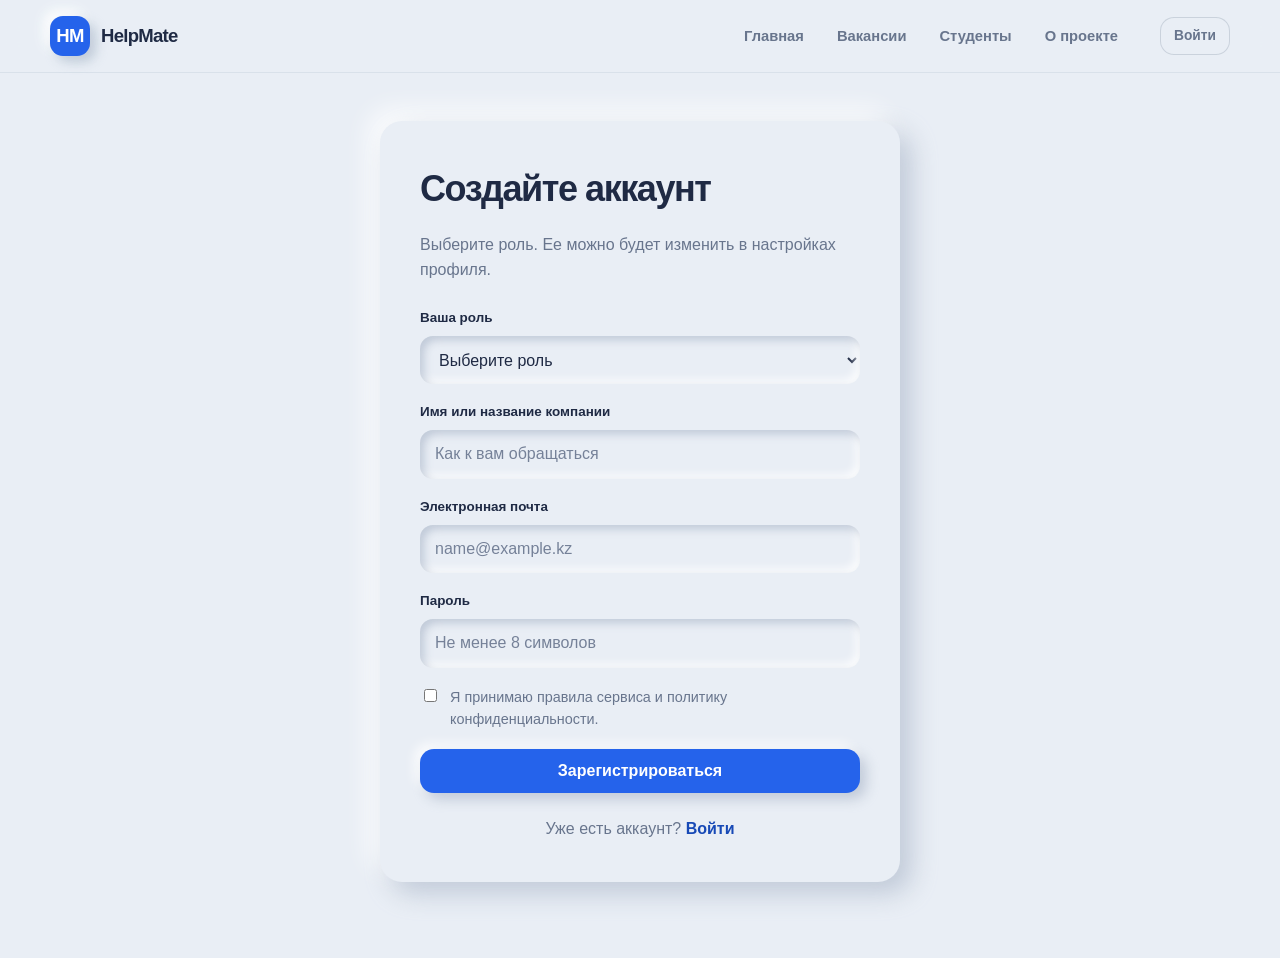
<file: register.html>
<!DOCTYPE html>
<html lang="ru">
<head>
  <meta charset="UTF-8">
  <meta name="viewport" content="width=device-width, initial-scale=1.0">
  <title>Регистрация | HelpMate</title>
  <link rel="stylesheet" href="style.css">
</head>
<body>
  <!-- Верхняя часть сайта: логотип, меню и ссылки на аккаунт -->
  <a class="skip-link" href="#main">Перейти к содержанию</a>
  <header class="site-header"><div class="container nav-shell">
    <a class="brand" href="index.html"><span class="brand-mark">HM</span><span>HelpMate</span></a>
    <nav class="main-nav"><a href="index.html">Главная</a><a href="jobs.html">Вакансии</a><a href="students.html">Студенты</a><a href="about.html">О проекте</a></nav>
    <div class="nav-auth"><a class="button button-quiet button-small" href="login.html">Войти</a></div>
    <details class="mobile-menu"><summary class="button button-secondary button-small">Меню</summary><nav class="mobile-panel"><a href="index.html">Главная</a><a href="jobs.html">Вакансии</a><a href="students.html">Студенты</a><a href="login.html">Войти</a></nav></details>
  </div></header>
  <!-- Основное уникальное содержимое текущей страницы -->
  <main id="main" class="page-main">
    <div class="container auth-shell">
      <section class="auth-card">
        <h1>Создайте аккаунт</h1>
        <p>Выберите роль. Ее можно будет изменить в настройках профиля.</p>
        <form class="auth-form" action="profile.html">
          <div class="field"><label for="role">Ваша роль</label><select class="select" id="role" required><option value="">Выберите роль</option><option>Студент</option><option>Работодатель</option></select></div>
          <div class="field"><label for="name">Имя или название компании</label><input class="input" id="name" type="text" placeholder="Как к вам обращаться" autocomplete="name" required></div>
          <div class="field"><label for="email">Электронная почта</label><input class="input" id="email" type="email" placeholder="name@example.kz" autocomplete="email" required></div>
          <div class="field"><label for="password">Пароль</label><input class="input" id="password" type="password" placeholder="Не менее 8 символов" autocomplete="new-password" minlength="8" required></div>
          <label class="checkbox-row"><input type="checkbox" required>Я принимаю правила сервиса и политику конфиденциальности.</label>
          <button class="button button-primary" type="submit">Зарегистрироваться</button>
        </form>
        <p class="auth-footer">Уже есть аккаунт? <a href="login.html">Войти</a></p>
      </section>
    </div>
  </main>
</body>
</html>
</file>
<file: style.css>
/* Общие переменные проекта: цвета, тени, скругления и ширина контента */
:root {
  --фон: #e9eef5;
  --поверхность: #e9eef5;
  --светлая-поверхность: #f3f6fa;
  --текст: #1f2a44;
  --приглушенный-текст: #68758d;
  --акцент: #2563eb;
  --темный-акцент: #1749b6;
  --светлый-акцент: #dbe7ff;
  --успех: #237a57;
  --предупреждение: #a15c08;
  --опасность: #b63b4a;
  --светлая-тень: rgba(255, 255, 255, 0.88);
  --темная-тень: rgba(147, 161, 184, 0.48);
  --скругление: 22px;
  --маленькое-скругление: 14px;
  --ширина-контейнера: 1180px;
}

/* Базовые настройки всех элементов страницы */
* {
  box-sizing: border-box;
}

html {
  scroll-behavior: smooth;
}

body {
  margin: 0;
  min-width: 320px;
  color: var(--текст);
  background: var(--фон);
  font-family: "Avenir Next", "Segoe UI", Arial, sans-serif;
  line-height: 1.55;
}

img {
  display: block;
  max-width: 100%;
}

a {
  color: inherit;
  text-decoration: none;
}

button,
input,
select,
textarea {
  font: inherit;
}

button,
.button {
  cursor: pointer;
}

.container {
  width: min(calc(100% - 40px), var(--ширина-контейнера));
  margin-inline: auto;
}

.skip-link {
  position: fixed;
  top: 10px;
  left: 10px;
  z-index: 20;
  padding: 10px 14px;
  color: #fff;
  background: var(--темный-акцент);
  border-radius: 10px;
  transform: translateY(-160%);
}

.skip-link:focus {
  transform: translateY(0);
}

/* Шапка сайта и основная навигация */
.site-header {
  position: sticky;
  top: 0;
  z-index: 10;
  background: rgba(233, 238, 245, 0.94);
  border-bottom: 1px solid rgba(147, 161, 184, 0.18);
  backdrop-filter: blur(14px);
}

.nav-shell {
  min-height: 72px;
  display: flex;
  align-items: center;
  gap: 26px;
}

.brand {
  display: inline-flex;
  align-items: center;
  gap: 11px;
  flex: 0 0 auto;
  font-weight: 800;
  letter-spacing: -0.04em;
  font-size: 1.16rem;
}

.brand-mark {
  width: 40px;
  height: 40px;
  display: grid;
  place-items: center;
  color: #fff;
  background: var(--акцент);
  border-radius: 13px;
  box-shadow: 6px 6px 12px var(--темная-тень), -6px -6px 12px var(--светлая-тень);
}

.brand small {
  color: var(--акцент);
  font-size: 0.68em;
  letter-spacing: 0.02em;
}

.main-nav {
  margin-left: auto;
  display: flex;
  align-items: center;
  gap: 7px;
}

.main-nav a {
  padding: 10px 13px;
  color: var(--приглушенный-текст);
  border-radius: 12px;
  font-size: 0.92rem;
  font-weight: 650;
  white-space: nowrap;
}

.main-nav a:hover,
.main-nav a:focus-visible,
.main-nav a.active {
  color: var(--темный-акцент);
  background: var(--поверхность);
  box-shadow: inset 3px 3px 7px var(--темная-тень), inset -3px -3px 7px var(--светлая-тень);
  outline: none;
}

.nav-auth {
  display: flex;
  gap: 10px;
  margin-left: 3px;
}

.mobile-menu {
  display: none;
  margin-left: auto;
}

.mobile-menu summary {
  list-style: none;
}

.mobile-menu summary::-webkit-details-marker {
  display: none;
}

.mobile-panel {
  position: absolute;
  top: 64px;
  right: 20px;
  width: min(310px, calc(100vw - 40px));
  padding: 16px;
  display: grid;
  gap: 8px;
  background: var(--поверхность);
  border-radius: var(--скругление);
  box-shadow: 10px 10px 24px var(--темная-тень), -10px -10px 24px var(--светлая-тень);
}

.mobile-panel a {
  padding: 11px 12px;
  border-radius: 10px;
}

/* Кнопки и их состояния */
.button {
  min-height: 44px;
  padding: 11px 18px;
  display: inline-flex;
  align-items: center;
  justify-content: center;
  gap: 8px;
  border: 0;
  border-radius: var(--маленькое-скругление);
  font-weight: 750;
  line-height: 1;
  white-space: nowrap;
  transition: transform 160ms ease, box-shadow 160ms ease, background 160ms ease;
}

.button:hover {
  transform: translateY(-2px);
}

.button:active {
  transform: translateY(1px);
}

.button:focus-visible {
  outline: 3px solid rgba(37, 99, 235, 0.28);
  outline-offset: 3px;
}

.button-primary {
  color: #fff;
  background: var(--акцент);
  box-shadow: 6px 6px 13px var(--темная-тень), -5px -5px 12px var(--светлая-тень);
}

.button-primary:hover {
  background: var(--темный-акцент);
}

.button-secondary {
  color: var(--темный-акцент);
  background: var(--поверхность);
  box-shadow: 6px 6px 13px var(--темная-тень), -6px -6px 13px var(--светлая-тень);
}

.button-quiet {
  color: var(--приглушенный-текст);
  background: transparent;
  box-shadow: inset 0 0 0 1px rgba(104, 117, 141, 0.24);
}

.button-danger {
  color: #fff;
  background: var(--опасность);
}

.button-small {
  min-height: 38px;
  padding: 9px 14px;
  font-size: 0.86rem;
}

/* Основные блоки страниц */
.page-main {
  min-height: calc(100dvh - 72px);
  padding: 48px 0 76px;
}

/* Первый экран главной страницы */
.hero {
  min-height: calc(100dvh - 72px);
  display: grid;
  grid-template-columns: 1.05fr 0.95fr;
  align-items: center;
  gap: 64px;
  padding: 46px 0 60px;
}

.eyebrow {
  margin: 0 0 14px;
  color: var(--темный-акцент);
  font-size: 0.78rem;
  font-weight: 800;
  letter-spacing: 0.11em;
  text-transform: uppercase;
}

.hero h1,
.page-heading h1 {
  margin: 0;
  max-width: 760px;
  font-size: clamp(2.5rem, 5vw, 4.8rem);
  line-height: 0.98;
  letter-spacing: -0.065em;
}

.hero h1 span {
  color: var(--акцент);
}

.hero-copy {
  margin: 24px 0 0;
  max-width: 600px;
  color: var(--приглушенный-текст);
  font-size: 1.12rem;
}

.hero-actions {
  margin-top: 30px;
  display: flex;
  flex-wrap: wrap;
  gap: 14px;
}

.hero-visual {
  position: relative;
  min-height: 470px;
}

.hero-photo {
  width: 80%;
  height: 430px;
  margin-left: auto;
  object-fit: cover;
  object-position: center;
  border: 10px solid var(--поверхность);
  border-radius: 42px;
  box-shadow: 18px 18px 38px var(--темная-тень), -18px -18px 38px var(--светлая-тень);
}

.floating-card {
  position: absolute;
  left: 0;
  bottom: 28px;
  width: min(310px, 74%);
  padding: 20px;
  background: rgba(233, 238, 245, 0.95);
  border-radius: var(--скругление);
  box-shadow: 12px 12px 28px rgba(133, 148, 174, 0.56), -10px -10px 24px rgba(255, 255, 255, 0.84);
  backdrop-filter: blur(10px);
}

.floating-card strong {
  display: block;
  margin-bottom: 4px;
  font-size: 1.05rem;
}

.floating-card p {
  margin: 0;
  color: var(--приглушенный-текст);
  font-size: 0.9rem;
}

.stat-strip {
  margin: 0 auto 88px;
  padding: 24px 28px;
  display: grid;
  grid-template-columns: repeat(3, 1fr);
  gap: 20px;
  border-radius: var(--скругление);
  box-shadow: inset 5px 5px 12px var(--темная-тень), inset -5px -5px 12px var(--светлая-тень);
}

.stat {
  padding: 10px 18px;
  text-align: center;
}

.stat + .stat {
  border-left: 1px solid rgba(104, 117, 141, 0.2);
}

.stat strong {
  display: block;
  font-size: 1.9rem;
  letter-spacing: -0.04em;
}

.stat span {
  color: var(--приглушенный-текст);
  font-size: 0.9rem;
}

.section {
  padding: 72px 0;
}

.section-heading {
  max-width: 680px;
  margin-bottom: 32px;
}

.section-heading h2 {
  margin: 0;
  font-size: clamp(2rem, 4vw, 3.4rem);
  line-height: 1.04;
  letter-spacing: -0.05em;
}

.section-heading p {
  margin: 14px 0 0;
  max-width: 60ch;
  color: var(--приглушенный-текст);
}

.role-grid {
  display: grid;
  grid-template-columns: 1.15fr 0.85fr;
  gap: 28px;
}

.role-card,
.soft-card {
  padding: 30px;
  background: var(--поверхность);
  border-radius: var(--скругление);
  box-shadow: 10px 10px 24px var(--темная-тень), -10px -10px 24px var(--светлая-тень);
}

.role-card:hover,
.soft-card.hoverable:hover {
  transform: translateY(-3px);
}

.role-card,
.soft-card.hoverable {
  transition: transform 180ms ease;
}

.role-card h3,
.soft-card h3 {
  margin: 0 0 10px;
  font-size: 1.35rem;
}

.role-card p,
.soft-card p {
  color: var(--приглушенный-текст);
}

.role-card .button {
  margin-top: 10px;
}

.how-grid {
  display: grid;
  grid-template-columns: 0.85fr 1.15fr;
  gap: 32px;
  align-items: start;
}

.how-photo {
  min-height: 440px;
  width: 100%;
  object-fit: cover;
  border: 9px solid var(--поверхность);
  border-radius: 36px;
  box-shadow: 14px 14px 30px var(--темная-тень), -14px -14px 30px var(--светлая-тень);
}

.steps {
  display: grid;
  gap: 18px;
}

.step {
  padding: 22px 24px;
  display: grid;
  grid-template-columns: 50px 1fr;
  gap: 16px;
  align-items: start;
  border-radius: var(--маленькое-скругление);
  box-shadow: inset 4px 4px 10px var(--темная-тень), inset -4px -4px 10px var(--светлая-тень);
}

.step-number {
  width: 44px;
  height: 44px;
  display: grid;
  place-items: center;
  color: #fff;
  background: var(--акцент);
  border-radius: 13px;
  font-weight: 800;
}

.step h3,
.step p {
  margin: 0;
}

.step p {
  margin-top: 5px;
  color: var(--приглушенный-текст);
}

.page-heading {
  margin-bottom: 34px;
}

.page-heading h1 {
  font-size: clamp(2.3rem, 4.5vw, 4.2rem);
}

.page-heading p {
  margin: 16px 0 0;
  max-width: 66ch;
  color: var(--приглушенный-текст);
  font-size: 1.05rem;
}

/* Поиск, фильтры и поля форм */
.toolbar {
  margin-bottom: 28px;
  padding: 18px;
  display: grid;
  grid-template-columns: 2fr 1fr 1fr auto;
  gap: 14px;
  align-items: end;
  border-radius: var(--скругление);
  box-shadow: inset 5px 5px 12px var(--темная-тень), inset -5px -5px 12px var(--светлая-тень);
}

.field {
  display: grid;
  gap: 7px;
}

.field label {
  color: var(--текст);
  font-size: 0.84rem;
  font-weight: 750;
}

.field small,
.form-note {
  color: var(--приглушенный-текст);
  font-size: 0.8rem;
}

.input,
.select,
.textarea {
  width: 100%;
  min-height: 48px;
  padding: 12px 15px;
  color: var(--текст);
  background: var(--поверхность);
  border: 0;
  border-radius: 13px;
  box-shadow: inset 4px 4px 9px var(--темная-тень), inset -4px -4px 9px var(--светлая-тень);
  outline: none;
}

.textarea {
  min-height: 130px;
  resize: vertical;
}

.input::placeholder,
.textarea::placeholder {
  color: #758198;
}

.input:focus,
.select:focus,
.textarea:focus {
  box-shadow: inset 4px 4px 9px var(--темная-тень), inset -4px -4px 9px var(--светлая-тень), 0 0 0 3px rgba(37, 99, 235, 0.24);
}

/* Каталоги вакансий и студентов */
.content-layout {
  display: grid;
  grid-template-columns: minmax(0, 1fr) 310px;
  gap: 28px;
  align-items: start;
}

.card-list {
  display: grid;
  gap: 20px;
}

.job-card,
.student-card,
.application-card,
.message-row {
  padding: 24px;
  display: grid;
  gap: 18px;
  background: var(--поверхность);
  border-radius: var(--скругление);
  box-shadow: 9px 9px 20px var(--темная-тень), -9px -9px 20px var(--светлая-тень);
}

.job-card {
  grid-template-columns: 60px minmax(0, 1fr) auto;
  align-items: start;
}

.company-logo {
  width: 58px;
  height: 58px;
  display: grid;
  place-items: center;
  color: var(--темный-акцент);
  background: var(--светлый-акцент);
  border-radius: 18px;
  font-weight: 850;
  box-shadow: inset 3px 3px 8px rgba(120, 145, 190, 0.32), inset -3px -3px 8px rgba(255, 255, 255, 0.82);
}

.card-title {
  margin: 0;
  font-size: 1.18rem;
  line-height: 1.25;
}

.card-subtitle {
  margin: 5px 0 0;
  color: var(--приглушенный-текст);
  font-size: 0.92rem;
}

.tag-row {
  margin-top: 14px;
  display: flex;
  flex-wrap: wrap;
  gap: 8px;
}

.tag,
.status {
  padding: 6px 10px;
  display: inline-flex;
  align-items: center;
  border-radius: 999px;
  color: var(--темный-акцент);
  background: var(--светлый-акцент);
  font-size: 0.78rem;
  font-weight: 750;
}

.status-success {
  color: var(--успех);
  background: rgba(35, 122, 87, 0.12);
}

.status-warning {
  color: var(--предупреждение);
  background: rgba(161, 92, 8, 0.12);
}

.status-danger {
  color: var(--опасность);
  background: rgba(182, 59, 74, 0.12);
}

.price {
  color: var(--текст);
  font-weight: 850;
  white-space: nowrap;
}

.sidebar {
  padding: 24px;
  position: sticky;
  top: 98px;
  border-radius: var(--скругление);
  box-shadow: inset 5px 5px 12px var(--темная-тень), inset -5px -5px 12px var(--светлая-тень);
}

.sidebar h2,
.sidebar h3 {
  margin-top: 0;
}

.sidebar p {
  color: var(--приглушенный-текст);
}

.sidebar .button {
  width: 100%;
  margin-top: 8px;
}

.student-grid {
  display: grid;
  grid-template-columns: repeat(2, minmax(0, 1fr));
  gap: 22px;
}

.student-card {
  grid-template-columns: 76px minmax(0, 1fr);
}

.avatar {
  width: 76px;
  height: 76px;
  object-fit: cover;
  border: 6px solid var(--поверхность);
  border-radius: 24px;
  box-shadow: 6px 6px 13px var(--темная-тень), -6px -6px 13px var(--светлая-тень);
}

.student-card .button {
  margin-top: 14px;
}

/* Детальные страницы, формы и авторизация */
.detail-grid {
  display: grid;
  grid-template-columns: minmax(0, 1fr) 350px;
  gap: 30px;
  align-items: start;
}

.detail-panel,
.form-panel,
.auth-card,
.profile-header,
.chat-panel {
  padding: clamp(24px, 4vw, 40px);
  background: var(--поверхность);
  border-radius: var(--скругление);
  box-shadow: 11px 11px 26px var(--темная-тень), -11px -11px 26px var(--светлая-тень);
}

.detail-panel h2,
.detail-panel h3 {
  margin-top: 30px;
}

.detail-panel h2:first-child,
.detail-panel h3:first-child {
  margin-top: 0;
}

.detail-panel p,
.detail-panel li {
  color: var(--приглушенный-текст);
}

.detail-panel li + li {
  margin-top: 9px;
}

.meta-grid {
  display: grid;
  grid-template-columns: repeat(2, 1fr);
  gap: 14px;
}

.meta-box {
  padding: 16px;
  border-radius: var(--маленькое-скругление);
  box-shadow: inset 4px 4px 9px var(--темная-тень), inset -4px -4px 9px var(--светлая-тень);
}

.meta-box span {
  display: block;
  color: var(--приглушенный-текст);
  font-size: 0.8rem;
}

.meta-box strong {
  display: block;
  margin-top: 4px;
}

.form-grid {
  display: grid;
  grid-template-columns: repeat(2, minmax(0, 1fr));
  gap: 20px;
}

.field-full {
  grid-column: 1 / -1;
}

.checkbox-row {
  display: flex;
  align-items: flex-start;
  gap: 10px;
  color: var(--приглушенный-текст);
  font-size: 0.9rem;
}

.form-actions {
  margin-top: 26px;
  display: flex;
  flex-wrap: wrap;
  gap: 12px;
}

.auth-shell {
  min-height: calc(100dvh - 148px);
  display: grid;
  place-items: center;
}

.auth-card {
  width: min(100%, 520px);
}

.auth-card h1 {
  margin: 0;
  font-size: 2.25rem;
  letter-spacing: -0.04em;
}

.auth-card > p {
  color: var(--приглушенный-текст);
}

.auth-form {
  margin-top: 26px;
  display: grid;
  gap: 18px;
}

.auth-footer {
  margin: 24px 0 0;
  color: var(--приглушенный-текст);
  text-align: center;
}

.auth-footer a {
  color: var(--темный-акцент);
  font-weight: 750;
}

/* Профиль пользователя и личный кабинет */
.profile-header {
  display: grid;
  grid-template-columns: 132px minmax(0, 1fr) auto;
  gap: 28px;
  align-items: center;
}

.profile-avatar {
  width: 132px;
  height: 132px;
  object-fit: cover;
  border: 8px solid var(--поверхность);
  border-radius: 34px;
  box-shadow: 8px 8px 18px var(--темная-тень), -8px -8px 18px var(--светлая-тень);
}

.profile-header h1 {
  margin: 0;
  font-size: clamp(2rem, 4vw, 3.3rem);
  line-height: 1;
  letter-spacing: -0.05em;
}

.profile-header p {
  margin: 9px 0 0;
  color: var(--приглушенный-текст);
}

.profile-layout {
  margin-top: 28px;
  display: grid;
  grid-template-columns: 1.3fr 0.7fr;
  gap: 28px;
}

.skill-list {
  display: flex;
  flex-wrap: wrap;
  gap: 10px;
}

.timeline {
  display: grid;
  gap: 18px;
}

.timeline-item {
  padding-left: 18px;
  border-left: 3px solid var(--акцент);
}

.timeline-item h3,
.timeline-item p {
  margin: 0;
}

.timeline-item p {
  margin-top: 5px;
  color: var(--приглушенный-текст);
}

.dashboard-grid {
  display: grid;
  grid-template-columns: repeat(4, 1fr);
  gap: 18px;
  margin-bottom: 28px;
}

.dashboard-stat {
  padding: 22px;
  border-radius: var(--скругление);
  box-shadow: 8px 8px 18px var(--темная-тень), -8px -8px 18px var(--светлая-тень);
}

.dashboard-stat span {
  color: var(--приглушенный-текст);
  font-size: 0.85rem;
}

.dashboard-stat strong {
  display: block;
  margin-top: 4px;
  font-size: 1.8rem;
}

.application-card {
  grid-template-columns: 68px minmax(0, 1fr) auto;
  align-items: center;
}

.application-card .avatar {
  width: 64px;
  height: 64px;
  border-radius: 18px;
}

/* Страница сообщений */
.messages-layout {
  display: grid;
  grid-template-columns: 360px minmax(0, 1fr);
  gap: 26px;
}

.conversation-list {
  display: grid;
  gap: 12px;
}

.message-row {
  grid-template-columns: 54px minmax(0, 1fr);
  padding: 15px;
  box-shadow: 6px 6px 14px var(--темная-тень), -6px -6px 14px var(--светлая-тень);
}

.message-row.active {
  box-shadow: inset 4px 4px 9px var(--темная-тень), inset -4px -4px 9px var(--светлая-тень);
}

.message-row .avatar {
  width: 52px;
  height: 52px;
  border-width: 4px;
  border-radius: 16px;
}

.message-row h3,
.message-row p {
  margin: 0;
}

.message-row p {
  margin-top: 3px;
  color: var(--приглушенный-текст);
  font-size: 0.84rem;
}

.chat-panel {
  min-height: 560px;
  display: flex;
  flex-direction: column;
}

.chat-head {
  padding-bottom: 18px;
  display: flex;
  align-items: center;
  gap: 14px;
  border-bottom: 1px solid rgba(104, 117, 141, 0.18);
}

.chat-head .avatar {
  width: 54px;
  height: 54px;
  border-radius: 16px;
}

.chat-head h2,
.chat-head p {
  margin: 0;
}

.chat-head p {
  color: var(--приглушенный-текст);
  font-size: 0.85rem;
}

.chat-body {
  flex: 1;
  padding: 26px 0;
  display: flex;
  flex-direction: column;
  justify-content: flex-end;
  gap: 14px;
}

.bubble {
  max-width: 72%;
  padding: 12px 15px;
  color: var(--текст);
  background: var(--поверхность);
  border-radius: 16px;
  box-shadow: inset 3px 3px 7px var(--темная-тень), inset -3px -3px 7px var(--светлая-тень);
}

.bubble.mine {
  margin-left: auto;
  color: #fff;
  background: var(--акцент);
  box-shadow: 5px 5px 12px var(--темная-тень), -4px -4px 10px var(--светлая-тень);
}

.chat-compose {
  display: grid;
  grid-template-columns: 1fr auto;
  gap: 12px;
}

.empty-state {
  padding: 58px 28px;
  text-align: center;
  border-radius: var(--скругление);
  box-shadow: inset 5px 5px 12px var(--темная-тень), inset -5px -5px 12px var(--светлая-тень);
}

.space-top {
  margin-top: 28px;
}

.empty-state h2 {
  margin: 0;
}

.empty-state p {
  max-width: 50ch;
  margin: 10px auto 20px;
  color: var(--приглушенный-текст);
}

.alert {
  margin-bottom: 24px;
  padding: 16px 18px;
  border-left: 4px solid var(--акцент);
  background: var(--светлый-акцент);
  border-radius: 0 var(--маленькое-скругление) var(--маленькое-скругление) 0;
  color: var(--темный-акцент);
}

/* Подвал сайта */
.site-footer {
  padding: 44px 0 28px;
  border-top: 1px solid rgba(104, 117, 141, 0.16);
}

.footer-grid {
  display: grid;
  grid-template-columns: 1.3fr 0.7fr 0.7fr;
  gap: 36px;
}

.footer-grid h2,
.footer-grid h3 {
  margin-top: 0;
}

.footer-grid p,
.footer-grid a {
  color: var(--приглушенный-текст);
}

.footer-links {
  display: grid;
  gap: 9px;
}

.footer-bottom {
  margin-top: 32px;
  padding-top: 20px;
  display: flex;
  justify-content: space-between;
  gap: 20px;
  color: var(--приглушенный-текст);
  border-top: 1px solid rgba(104, 117, 141, 0.16);
  font-size: 0.85rem;
}

/* Темная тема включается автоматически из настроек устройства */
@media (prefers-color-scheme: dark) {
  :root {
    --фон: #202938;
    --поверхность: #202938;
    --светлая-поверхность: #273244;
    --текст: #eef3fb;
    --приглушенный-текст: #aeb9cc;
    --акцент: #6697ff;
    --темный-акцент: #b9d0ff;
    --светлый-акцент: #2d4167;
    --светлая-тень: rgba(65, 80, 105, 0.72);
    --темная-тень: rgba(7, 12, 21, 0.72);
  }

  .site-header {
    background: rgba(32, 41, 56, 0.94);
  }

  .button-primary,
  .bubble.mine {
    color: #10203e;
  }

  .floating-card {
    background: rgba(32, 41, 56, 0.95);
  }

  .input::placeholder,
  .textarea::placeholder {
    color: #aeb9cc;
  }
}

/* Адаптация для планшетов */
@media (max-width: 980px) {
  .main-nav,
  .nav-auth {
    display: none;
  }

  .mobile-menu {
    display: block;
  }

  .hero {
    grid-template-columns: 1fr;
    gap: 34px;
  }

  .hero-visual {
    min-height: 430px;
  }

  .hero-photo {
    width: 84%;
    height: 400px;
  }

  .content-layout,
  .detail-grid,
  .profile-layout {
    grid-template-columns: 1fr;
  }

  .sidebar {
    position: static;
  }

  .dashboard-grid {
    grid-template-columns: repeat(2, 1fr);
  }

  .messages-layout {
    grid-template-columns: 300px minmax(0, 1fr);
  }
}

/* Адаптация для телефонов */
@media (max-width: 760px) {
  .container {
    width: min(calc(100% - 28px), var(--ширина-контейнера));
  }

  .page-main {
    padding-top: 34px;
  }

  .hero {
    min-height: auto;
    padding-top: 34px;
  }

  .hero h1,
  .page-heading h1 {
    font-size: clamp(2.35rem, 12vw, 3.5rem);
  }

  .hero-visual {
    min-height: 370px;
  }

  .hero-photo {
    width: 88%;
    height: 340px;
    border-radius: 30px;
  }

  .floating-card {
    bottom: 8px;
  }

  .stat-strip,
  .role-grid,
  .how-grid,
  .student-grid,
  .messages-layout,
  .footer-grid {
    grid-template-columns: 1fr;
  }

  .stat + .stat {
    border-left: 0;
    border-top: 1px solid rgba(104, 117, 141, 0.2);
  }

  .section {
    padding: 52px 0;
  }

  .toolbar {
    grid-template-columns: 1fr;
  }

  .job-card,
  .student-card,
  .application-card {
    grid-template-columns: 1fr;
  }

  .student-card .avatar,
  .application-card .avatar {
    width: 76px;
    height: 76px;
  }

  .job-card .price {
    white-space: normal;
  }

  .form-grid,
  .meta-grid {
    grid-template-columns: 1fr;
  }

  .profile-header {
    grid-template-columns: 1fr;
    text-align: left;
  }

  .dashboard-grid {
    grid-template-columns: 1fr 1fr;
  }

  .messages-layout {
    display: block;
  }

  .chat-panel {
    margin-top: 24px;
    min-height: 500px;
  }

  .bubble {
    max-width: 88%;
  }

  .footer-bottom {
    flex-direction: column;
  }
}

@media (max-width: 460px) {
  .hero-actions,
  .form-actions {
    display: grid;
  }

  .hero-actions .button,
  .form-actions .button {
    width: 100%;
  }

  .dashboard-grid {
    grid-template-columns: 1fr;
  }

  .chat-compose {
    grid-template-columns: 1fr;
  }
}

/* Отключение анимаций для пользователей с соответствующей настройкой */
@media (prefers-reduced-motion: reduce) {
  *,
  *::before,
  *::after {
    scroll-behavior: auto !important;
    transition-duration: 0.01ms !important;
  }
}
</file>
